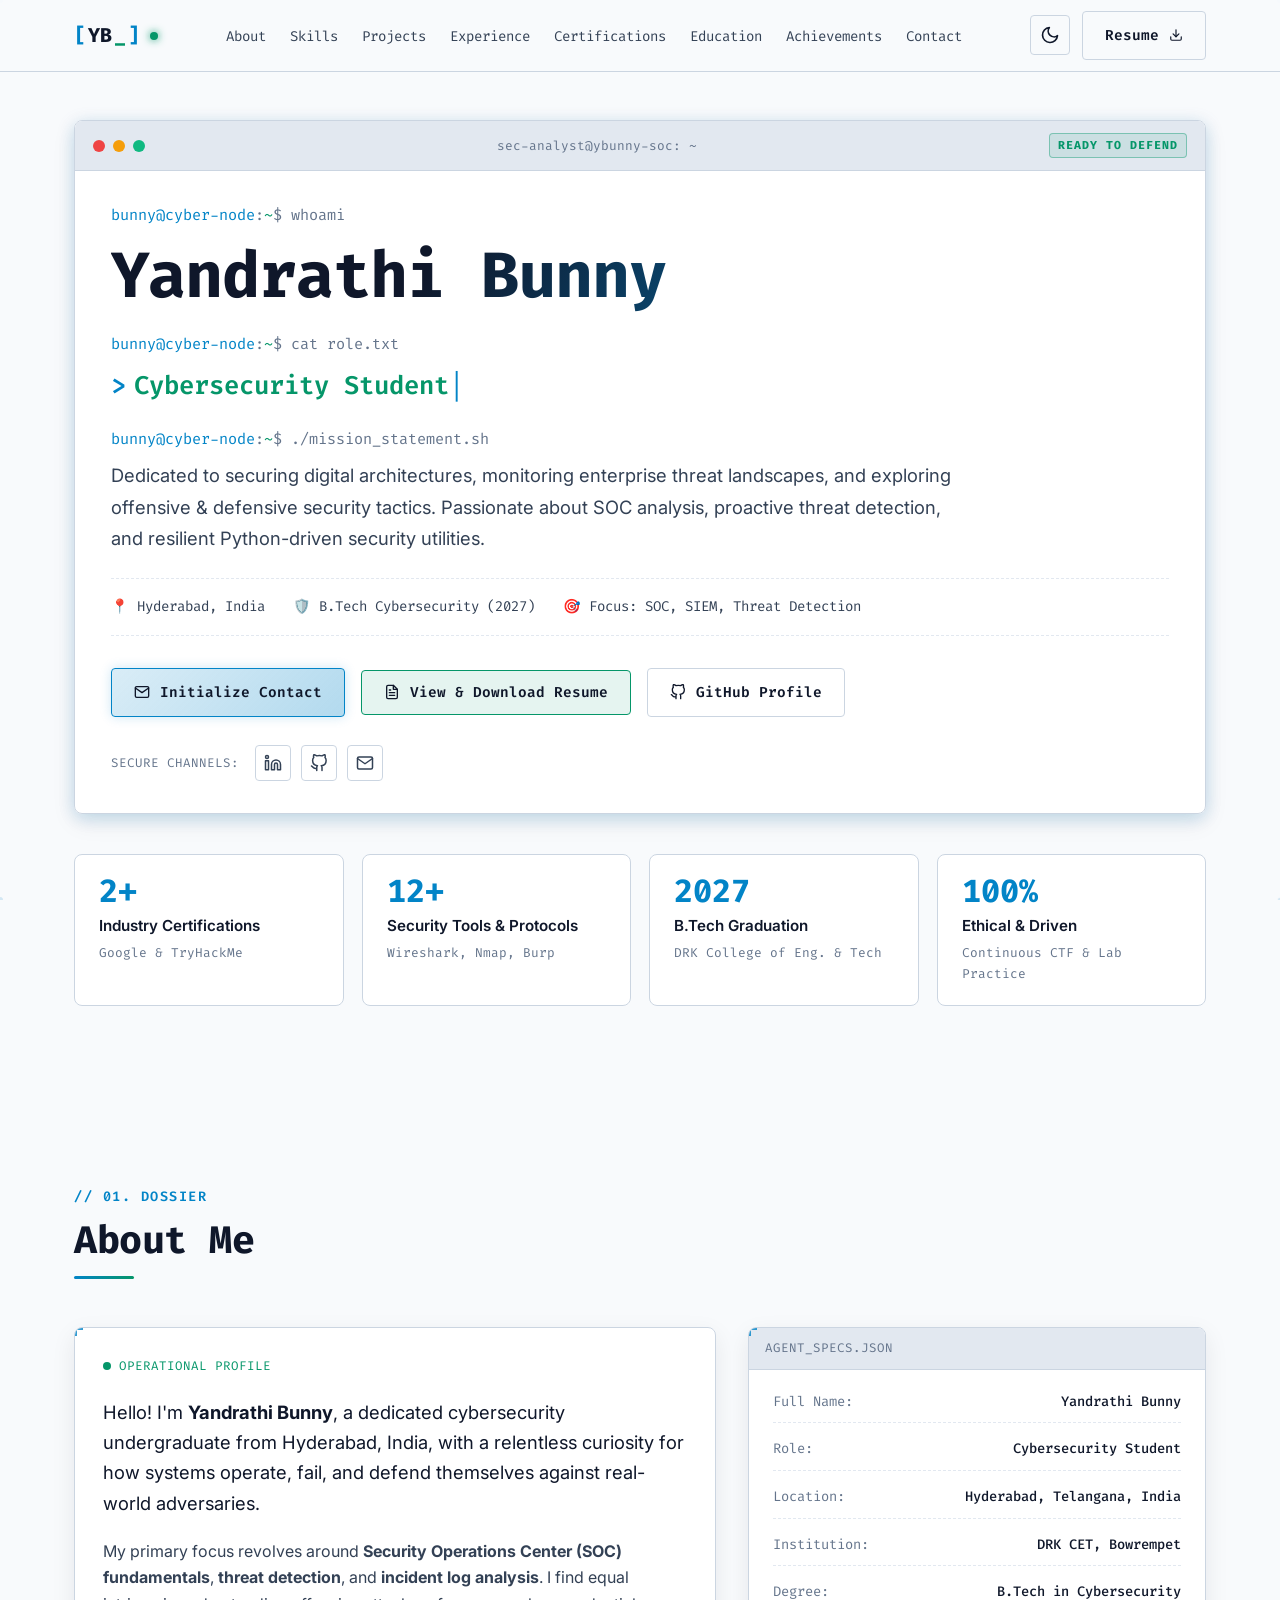
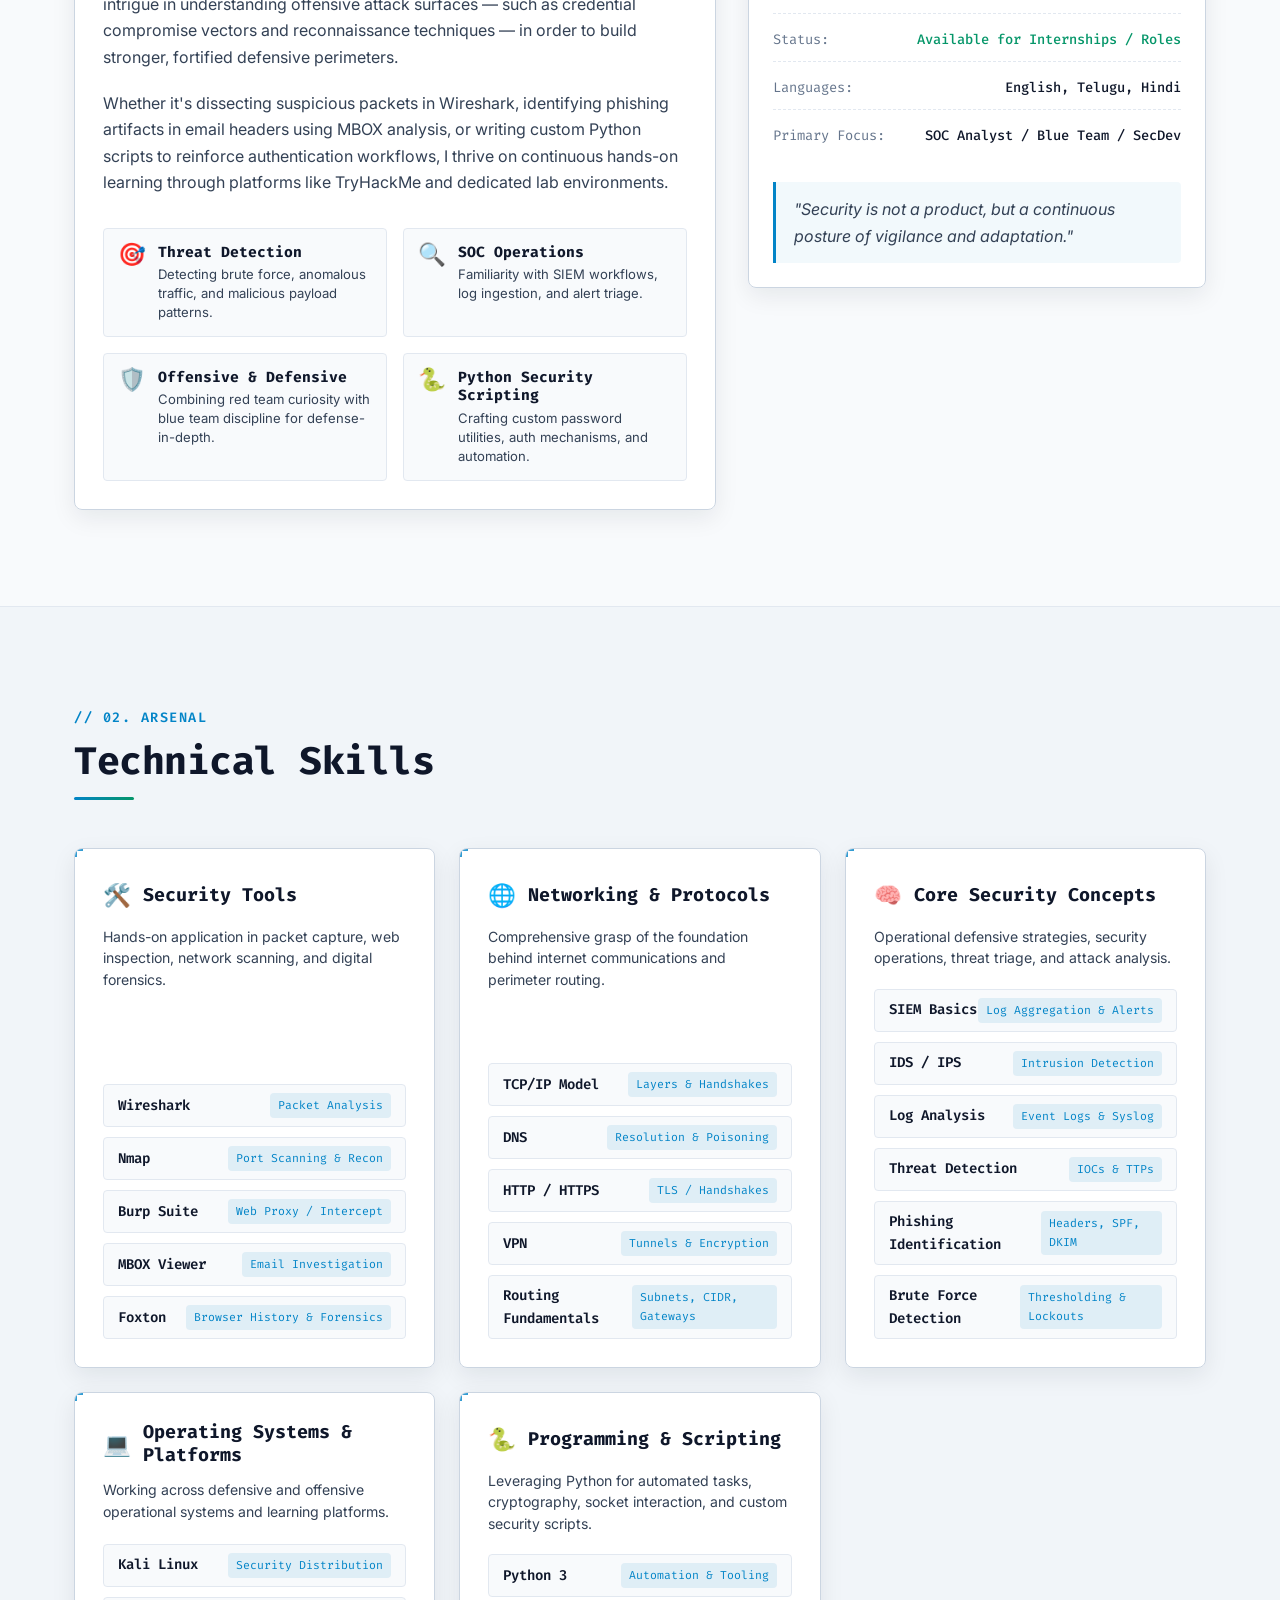
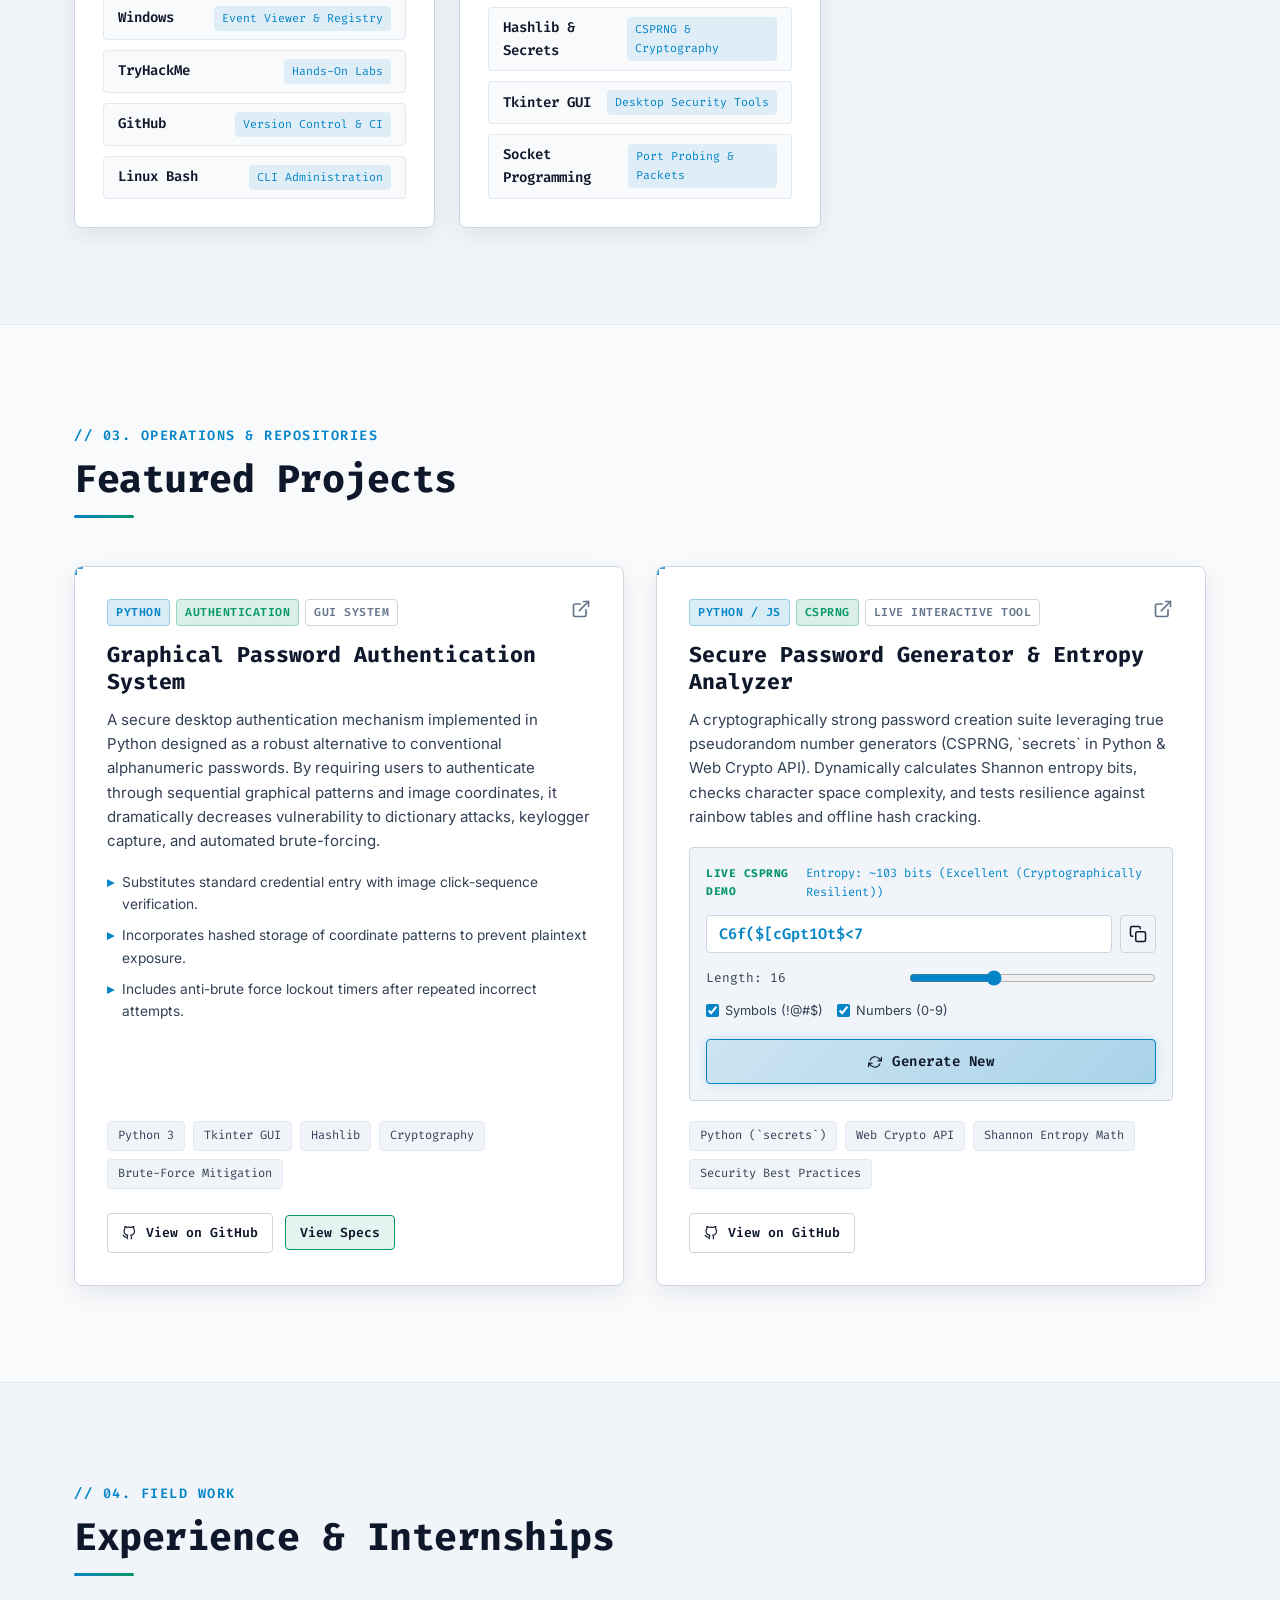
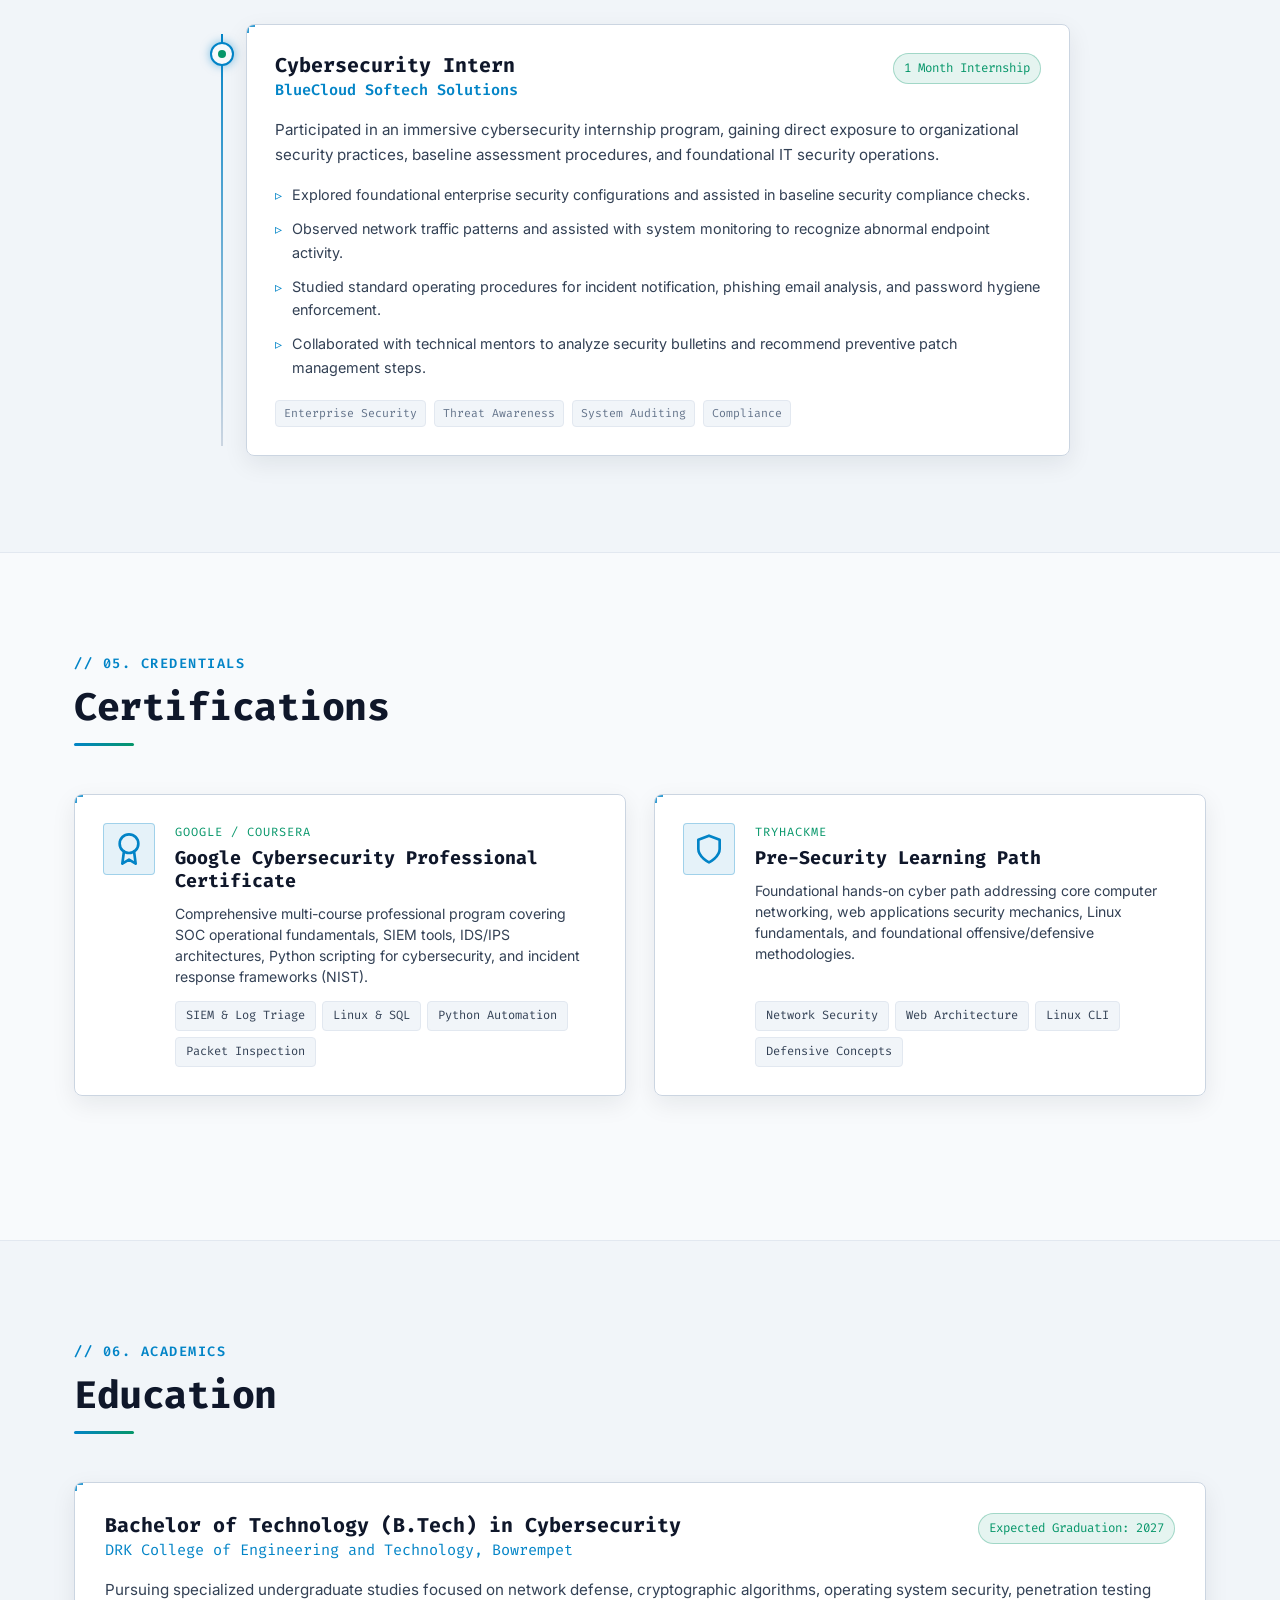
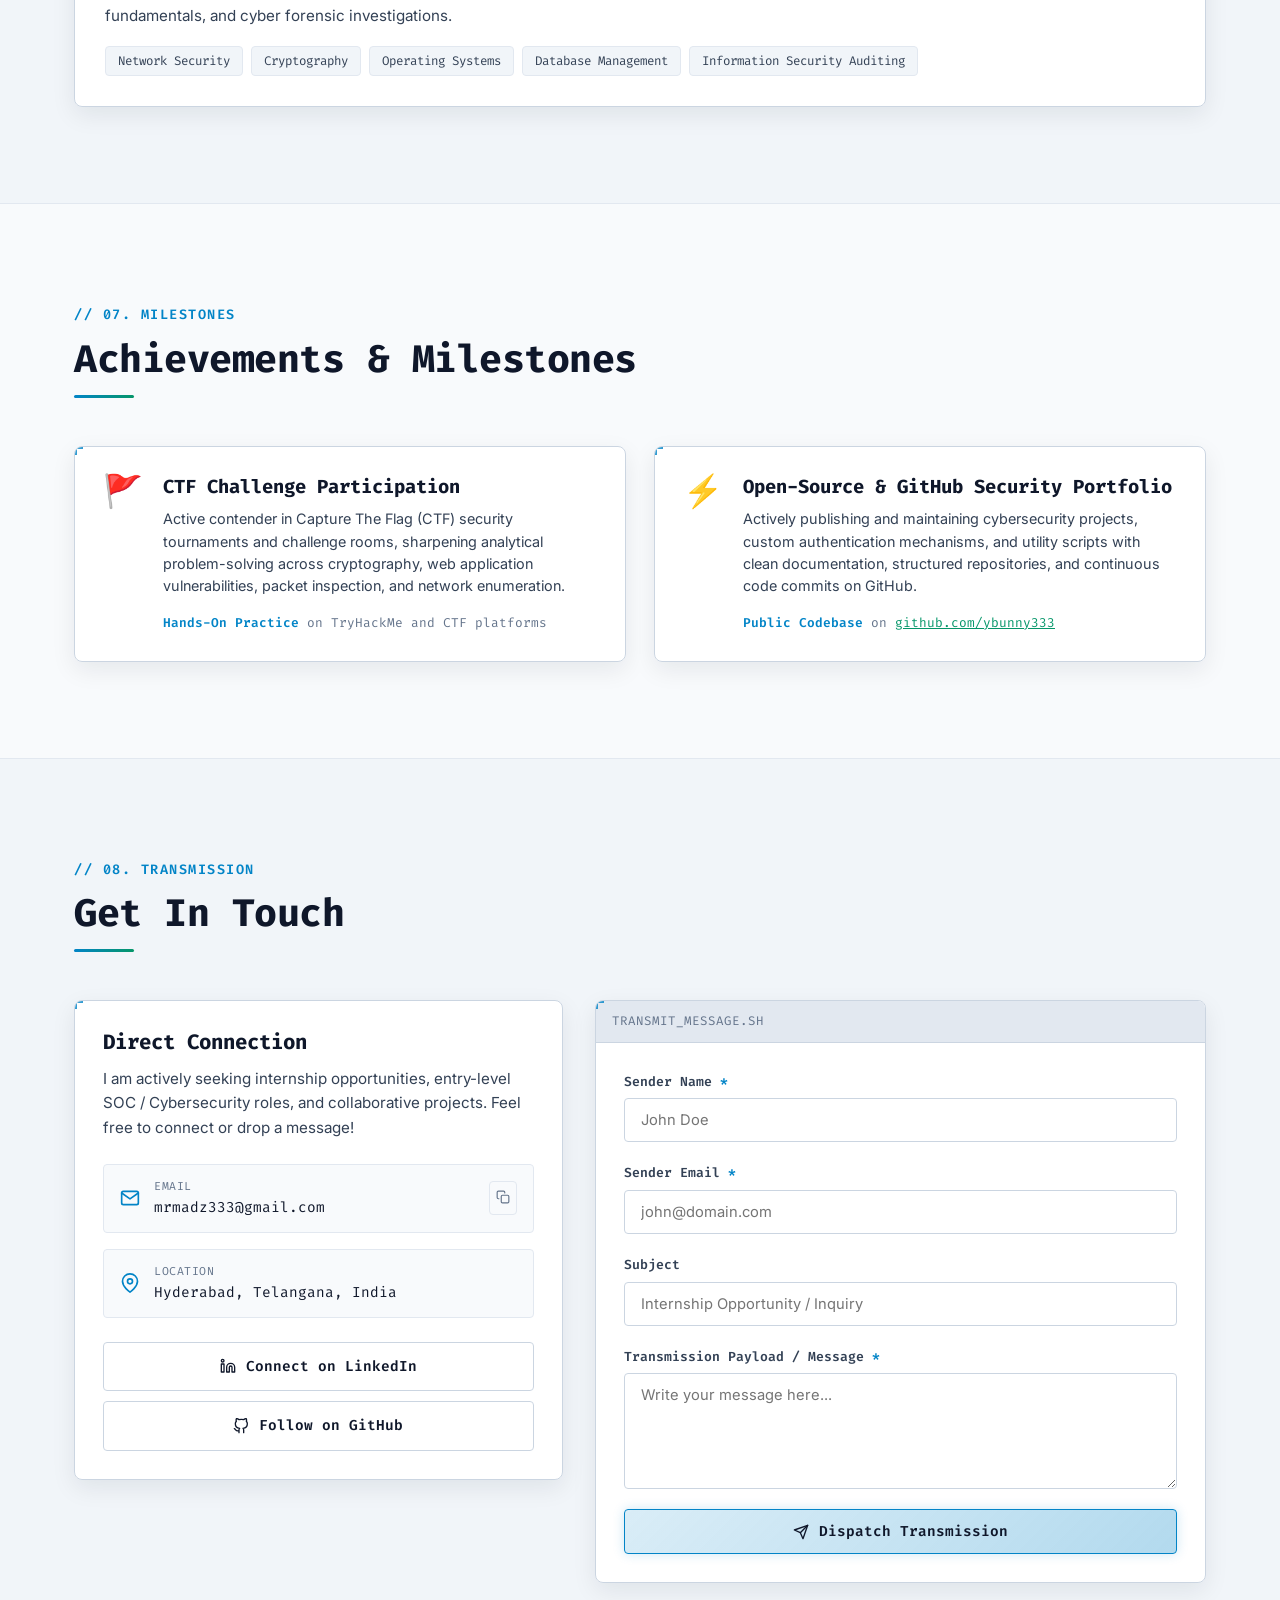
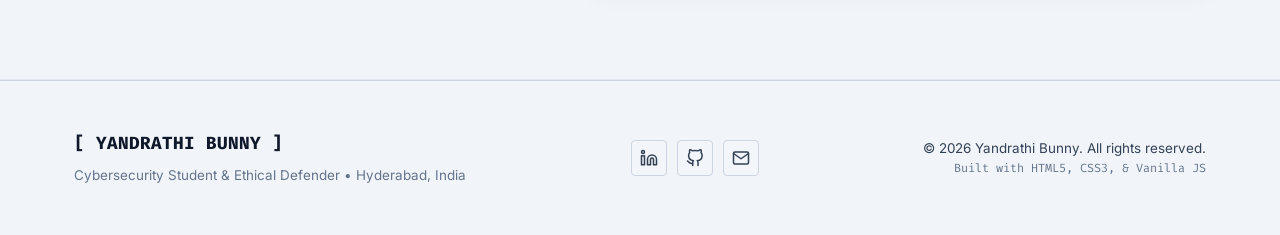
<file: index.html>
<!DOCTYPE html>
<html lang="en" data-theme="dark">
<head>
  <meta charset="UTF-8">
  <meta name="viewport" content="width=device-width, initial-scale=1.0">
  <meta name="color-scheme" content="dark light">
  <meta name="description" content="Portfolio of Yandrathi Bunny - Cybersecurity Student & Offensive/Defensive Security Enthusiast based in Hyderabad, India.">
  <meta name="keywords" content="Yandrathi Bunny, Cybersecurity, SOC Analyst, Network Security, Python, Penetration Testing, Threat Detection">
  <meta name="author" content="Yandrathi Bunny">
  
  <!-- OpenGraph / Social Meta -->
  <meta property="og:title" content="Yandrathi Bunny | Cybersecurity Portfolio">
  <meta property="og:description" content="Cybersecurity Student | Offensive & Defensive Security Enthusiast | Hyderabad, India">
  <meta property="og:type" content="website">

  <title>Yandrathi Bunny | Cybersecurity Portfolio</title>

  <!-- Prevent Theme Flash -->
  <script>
    (function() {
      const savedTheme = localStorage.getItem("theme");
      const prefersDark = window.matchMedia("(prefers-color-scheme: dark)").matches;
      const theme = savedTheme || (prefersDark ? "dark" : "light");
      document.documentElement.setAttribute("data-theme", theme);
    })();
  </script>

  <!-- Google Fonts -->
  <link rel="preconnect" href="https://fonts.googleapis.com">
  <link rel="preconnect" href="https://fonts.gstatic.com" crossorigin>
  <link href="https://fonts.googleapis.com/css2?family=Fira+Code:wght@400;500;600;700&family=Inter:wght@300;400;500;600;700;800&display=swap" rel="stylesheet">

  <link rel="stylesheet" href="style.css">
</head>
<body>
  <!-- Cyber Background Canvas -->
  <canvas id="cyber-canvas" aria-hidden="true"></canvas>

  <!-- Sticky Navbar -->
  <header class="navbar-wrapper" id="header">
    <nav class="navbar container" aria-label="Main Navigation">
      <a href="#hero" class="nav-brand" aria-label="Back to top">
        <span class="brand-bracket">[</span>
        <span class="brand-name">YB</span>
        <span class="brand-cursor">_</span>
        <span class="brand-bracket">]</span>
        <span class="brand-status" title="Status: Online & Ready"></span>
      </a>

      <!-- Desktop Navigation Links -->
      <ul class="nav-links" id="nav-menu">
        <li><a href="#about" class="nav-link">About</a></li>
        <li><a href="#skills" class="nav-link">Skills</a></li>
        <li><a href="#projects" class="nav-link">Projects</a></li>
        <li><a href="#experience" class="nav-link">Experience</a></li>
        <li><a href="#certifications" class="nav-link">Certifications</a></li>
        <li><a href="#education" class="nav-link">Education</a></li>
        <li><a href="#achievements" class="nav-link">Achievements</a></li>
        <li><a href="#contact" class="nav-link">Contact</a></li>
      </ul>

      <div class="nav-actions">
        <!-- Theme Toggle -->
        <button id="theme-toggle" class="icon-btn theme-toggle-btn" aria-label="Toggle light or dark theme" title="Toggle theme">
          <svg class="theme-icon sun-icon" xmlns="http://www.w3.org/2000/svg" width="20" height="20" viewBox="0 0 24 24" fill="none" stroke="currentColor" stroke-width="2" stroke-linecap="round" stroke-linejoin="round">
            <circle cx="12" cy="12" r="5"></circle>
            <line x1="12" y1="1" x2="12" y2="3"></line>
            <line x1="12" y1="21" x2="12" y2="23"></line>
            <line x1="4.22" y1="4.22" x2="5.64" y2="5.64"></line>
            <line x1="18.36" y1="18.36" x2="19.78" y2="19.78"></line>
            <line x1="1" y1="12" x2="3" y2="12"></line>
            <line x1="21" y1="12" x2="23" y2="12"></line>
            <line x1="4.22" y1="19.78" x2="5.64" y2="18.36"></line>
            <line x1="18.36" y1="5.64" x2="19.78" y2="4.22"></line>
          </svg>
          <svg class="theme-icon moon-icon" xmlns="http://www.w3.org/2000/svg" width="20" height="20" viewBox="0 0 24 24" fill="none" stroke="currentColor" stroke-width="2" stroke-linecap="round" stroke-linejoin="round">
            <path d="M21 12.79A9 9 0 1 1 11.21 3 7 7 0 0 0 21 12.79z"></path>
          </svg>
        </button>

        <!-- Quick Resume Link -->
        <a href="#resume-modal" class="btn btn-outline-cyber btn-nav-cta" id="quick-resume-btn">
          <span>Resume</span>
          <svg xmlns="http://www.w3.org/2000/svg" width="14" height="14" viewBox="0 0 24 24" fill="none" stroke="currentColor" stroke-width="2" stroke-linecap="round" stroke-linejoin="round"><path d="M21 15v4a2 2 0 0 1-2 2H5a2 2 0 0 1-2-2v-4"></path><polyline points="7 10 12 15 17 10"></polyline><line x1="12" y1="15" x2="12" y2="3"></line></svg>
        </a>

        <!-- Mobile Menu Toggle Button -->
        <button id="mobile-toggle" class="icon-btn mobile-menu-btn" aria-label="Toggle navigation menu" aria-expanded="false" aria-controls="nav-menu">
          <span class="hamburger-bar"></span>
          <span class="hamburger-bar"></span>
          <span class="hamburger-bar"></span>
        </button>
      </div>
    </nav>
  </header>

  <main>
    <!-- HERO SECTION -->
    <section id="hero" class="hero-section">
      <div class="container hero-container">
        
        <!-- Terminal Window Mockup -->
        <div class="hero-terminal">
          <div class="terminal-header">
            <div class="terminal-dots">
              <span class="dot dot-red"></span>
              <span class="dot dot-yellow"></span>
              <span class="dot dot-green"></span>
            </div>
            <div class="terminal-title">sec-analyst@ybunny-soc: ~</div>
            <div class="terminal-badge">READY TO DEFEND</div>
          </div>
          <div class="terminal-body">
            <p class="terminal-line"><span class="prompt-host">bunny@cyber-node</span>:<span class="prompt-path">~</span>$ whoami</p>
            <h1 class="hero-name">Yandrathi Bunny</h1>
            
            <p class="terminal-line"><span class="prompt-host">bunny@cyber-node</span>:<span class="prompt-path">~</span>$ cat role.txt</p>
            <div class="typewriter-container">
              <span class="typewriter-prefix">> </span>
              <span id="typewriter-text" class="typewriter-text"></span>
              <span class="typewriter-cursor">|</span>
            </div>

            <p class="terminal-line"><span class="prompt-host">bunny@cyber-node</span>:<span class="prompt-path">~</span>$ ./mission_statement.sh</p>
            <p class="hero-tagline">
              Dedicated to securing digital architectures, monitoring enterprise threat landscapes, and exploring offensive & defensive security tactics. Passionate about SOC analysis, proactive threat detection, and resilient Python-driven security utilities.
            </p>

            <div class="hero-meta-grid">
              <div class="meta-item">
                <span class="meta-icon">📍</span>
                <span class="meta-text">Hyderabad, India</span>
              </div>
              <div class="meta-item">
                <span class="meta-icon">🛡️</span>
                <span class="meta-text">B.Tech Cybersecurity (2027)</span>
              </div>
              <div class="meta-item">
                <span class="meta-icon">🎯</span>
                <span class="meta-text">Focus: SOC, SIEM, Threat Detection</span>
              </div>
            </div>

            <!-- CTAs -->
            <div class="hero-cta-group">
              <a href="#contact" class="btn btn-primary-cyber">
                <svg xmlns="http://www.w3.org/2000/svg" width="16" height="16" viewBox="0 0 24 24" fill="none" stroke="currentColor" stroke-width="2" stroke-linecap="round" stroke-linejoin="round"><path d="M4 4h16c1.1 0 2 .9 2 2v12c0 1.1-.9 2-2 2H4c-1.1 0-2-.9-2-2V6c0-1.1.9-2 2-2z"></path><polyline points="22,6 12,13 2,6"></polyline></svg>
                <span>Initialize Contact</span>
              </a>
              <button class="btn btn-secondary-cyber" id="open-resume-btn">
                <svg xmlns="http://www.w3.org/2000/svg" width="16" height="16" viewBox="0 0 24 24" fill="none" stroke="currentColor" stroke-width="2" stroke-linecap="round" stroke-linejoin="round"><path d="M14 2H6a2 2 0 0 0-2 2v16a2 2 0 0 0 2 2h12a2 2 0 0 0 2-2V8z"></path><polyline points="14 2 14 8 20 8"></polyline><line x1="16" y1="13" x2="8" y2="13"></line><line x1="16" y1="17" x2="8" y2="17"></line><polyline points="10 9 9 9 8 9"></polyline></svg>
                <span>View & Download Resume</span>
              </button>
              <a href="https://github.com/ybunny333" target="_blank" rel="noopener noreferrer" class="btn btn-outline-cyber">
                <svg xmlns="http://www.w3.org/2000/svg" width="16" height="16" viewBox="0 0 24 24" fill="none" stroke="currentColor" stroke-width="2" stroke-linecap="round" stroke-linejoin="round"><path d="M9 19c-5 1.5-5-2.5-7-3m14 6v-3.87a3.37 3.37 0 0 0-.94-2.61c3.14-.35 6.44-1.54 6.44-7A5.44 5.44 0 0 0 20 4.77 5.07 5.07 0 0 0 19.91 1S18.73.65 16 2.48a13.38 13.38 0 0 0-7 0C6.27.65 5.09 1 5.09 1A5.07 5.07 0 0 0 5 4.77a5.44 5.44 0 0 0-1.5 3.78c0 5.42 3.3 6.61 6.44 7A3.37 3.37 0 0 0 9 18.13V22"></path></svg>
                <span>GitHub Profile</span>
              </a>
            </div>

            <!-- Social Links Quick Bar -->
            <div class="hero-socials">
              <span class="social-label">SECURE CHANNELS:</span>
              <div class="social-links-row">
                <a href="https://www.linkedin.com/in/yandrathi-bunny-830639328/" target="_blank" rel="noopener noreferrer" class="social-icon" aria-label="LinkedIn Profile" title="LinkedIn Profile">
                  <svg xmlns="http://www.w3.org/2000/svg" width="18" height="18" viewBox="0 0 24 24" fill="none" stroke="currentColor" stroke-width="2" stroke-linecap="round" stroke-linejoin="round"><path d="M16 8a6 6 0 0 1 6 6v7h-4v-7a2 2 0 0 0-2-2 2 2 0 0 0-2 2v7h-4v-7a6 6 0 0 1 6-6z"></path><rect x="2" y="9" width="4" height="12"></rect><circle cx="4" cy="4" r="2"></circle></svg>
                </a>
                <a href="https://github.com/ybunny333" target="_blank" rel="noopener noreferrer" class="social-icon" aria-label="GitHub Profile" title="GitHub Profile">
                  <svg xmlns="http://www.w3.org/2000/svg" width="18" height="18" viewBox="0 0 24 24" fill="none" stroke="currentColor" stroke-width="2" stroke-linecap="round" stroke-linejoin="round"><path d="M9 19c-5 1.5-5-2.5-7-3m14 6v-3.87a3.37 3.37 0 0 0-.94-2.61c3.14-.35 6.44-1.54 6.44-7A5.44 5.44 0 0 0 20 4.77 5.07 5.07 0 0 0 19.91 1S18.73.65 16 2.48a13.38 13.38 0 0 0-7 0C6.27.65 5.09 1 5.09 1A5.07 5.07 0 0 0 5 4.77a5.44 5.44 0 0 0-1.5 3.78c0 5.42 3.3 6.61 6.44 7A3.37 3.37 0 0 0 9 18.13V22"></path></svg>
                </a>
                <a href="mailto:mrmadz333@gmail.com" class="social-icon" aria-label="Direct Email" title="Send Email">
                  <svg xmlns="http://www.w3.org/2000/svg" width="18" height="18" viewBox="0 0 24 24" fill="none" stroke="currentColor" stroke-width="2" stroke-linecap="round" stroke-linejoin="round"><path d="M4 4h16c1.1 0 2 .9 2 2v12c0 1.1-.9 2-2 2H4c-1.1 0-2-.9-2-2V6c0-1.1.9-2 2-2z"></path><polyline points="22,6 12,13 2,6"></polyline></svg>
                </a>
              </div>
            </div>

          </div>
        </div>

        <!-- Telemetry Stats Highlights -->
        <div class="telemetry-bar">
          <div class="stat-card">
            <div class="stat-value">2+</div>
            <div class="stat-label">Industry Certifications</div>
            <div class="stat-detail">Google & TryHackMe</div>
          </div>
          <div class="stat-card">
            <div class="stat-value">12+</div>
            <div class="stat-label">Security Tools & Protocols</div>
            <div class="stat-detail">Wireshark, Nmap, Burp</div>
          </div>
          <div class="stat-card">
            <div class="stat-value">2027</div>
            <div class="stat-label">B.Tech Graduation</div>
            <div class="stat-detail">DRK College of Eng. & Tech</div>
          </div>
          <div class="stat-card">
            <div class="stat-value">100%</div>
            <div class="stat-label">Ethical & Driven</div>
            <div class="stat-detail">Continuous CTF & Lab Practice</div>
          </div>
        </div>

      </div>
    </section>

    <!-- ABOUT ME SECTION -->
    <section id="about" class="section">
      <div class="container">
        <div class="section-header">
          <span class="section-tag">// 01. DOSSIER</span>
          <h2 class="section-title">About Me</h2>
          <div class="section-line"></div>
        </div>

        <div class="about-grid">
          <div class="about-text-column">
            <div class="cyber-card about-card">
              <div class="card-status-strip">
                <span class="pulse-indicator"></span>
                <span>OPERATIONAL PROFILE</span>
              </div>
              <p class="about-lead">
                Hello! I'm <strong>Yandrathi Bunny</strong>, a dedicated cybersecurity undergraduate from Hyderabad, India, with a relentless curiosity for how systems operate, fail, and defend themselves against real-world adversaries.
              </p>
              <p>
                My primary focus revolves around <strong>Security Operations Center (SOC) fundamentals</strong>, <strong>threat detection</strong>, and <strong>incident log analysis</strong>. I find equal intrigue in understanding offensive attack surfaces — such as credential compromise vectors and reconnaissance techniques — in order to build stronger, fortified defensive perimeters.
              </p>
              <p>
                Whether it's dissecting suspicious packets in Wireshark, identifying phishing artifacts in email headers using MBOX analysis, or writing custom Python scripts to reinforce authentication workflows, I thrive on continuous hands-on learning through platforms like TryHackMe and dedicated lab environments.
              </p>

              <div class="about-highlights-grid">
                <div class="highlight-item">
                  <div class="highlight-icon">🎯</div>
                  <div class="highlight-info">
                    <h4>Threat Detection</h4>
                    <p>Detecting brute force, anomalous traffic, and malicious payload patterns.</p>
                  </div>
                </div>
                <div class="highlight-item">
                  <div class="highlight-icon">🔍</div>
                  <div class="highlight-info">
                    <h4>SOC Operations</h4>
                    <p>Familiarity with SIEM workflows, log ingestion, and alert triage.</p>
                  </div>
                </div>
                <div class="highlight-item">
                  <div class="highlight-icon">🛡️</div>
                  <div class="highlight-info">
                    <h4>Offensive & Defensive</h4>
                    <p>Combining red team curiosity with blue team discipline for defense-in-depth.</p>
                  </div>
                </div>
                <div class="highlight-item">
                  <div class="highlight-icon">🐍</div>
                  <div class="highlight-info">
                    <h4>Python Security Scripting</h4>
                    <p>Crafting custom password utilities, auth mechanisms, and automation.</p>
                  </div>
                </div>
              </div>
            </div>
          </div>

          <div class="about-sidebar-column">
            <!-- System Specs Card -->
            <div class="cyber-card specs-card">
              <div class="terminal-mini-bar">
                <span class="mini-title">AGENT_SPECS.JSON</span>
              </div>
              <div class="specs-content">
                <div class="spec-row">
                  <span class="spec-key">Full Name:</span>
                  <span class="spec-val">Yandrathi Bunny</span>
                </div>
                <div class="spec-row">
                  <span class="spec-key">Role:</span>
                  <span class="spec-val">Cybersecurity Student</span>
                </div>
                <div class="spec-row">
                  <span class="spec-key">Location:</span>
                  <span class="spec-val">Hyderabad, Telangana, India</span>
                </div>
                <div class="spec-row">
                  <span class="spec-key">Institution:</span>
                  <span class="spec-val">DRK CET, Bowrempet</span>
                </div>
                <div class="spec-row">
                  <span class="spec-key">Degree:</span>
                  <span class="spec-val">B.Tech in Cybersecurity</span>
                </div>
                <div class="spec-row">
                  <span class="spec-key">Status:</span>
                  <span class="spec-val status-online">Available for Internships / Roles</span>
                </div>
                <div class="spec-row">
                  <span class="spec-key">Languages:</span>
                  <span class="spec-val">English, Telugu, Hindi</span>
                </div>
                <div class="spec-row">
                  <span class="spec-key">Primary Focus:</span>
                  <span class="spec-val">SOC Analyst / Blue Team / SecDev</span>
                </div>
              </div>

              <div class="security-quote">
                <p>"Security is not a product, but a continuous posture of vigilance and adaptation."</p>
              </div>
            </div>
          </div>
        </div>
      </div>
    </section>

    <!-- TECHNICAL SKILLS SECTION -->
    <section id="skills" class="section bg-alt">
      <div class="container">
        <div class="section-header">
          <span class="section-tag">// 02. ARSENAL</span>
          <h2 class="section-title">Technical Skills</h2>
          <div class="section-line"></div>
        </div>

        <div class="skills-grid">
          
          <!-- Category 1: Security Tools -->
          <div class="cyber-card skill-card" data-category="tools">
            <div class="skill-category-header">
              <div class="skill-cat-icon">🛠️</div>
              <h3 class="skill-cat-title">Security Tools</h3>
            </div>
            <p class="skill-cat-desc">Hands-on application in packet capture, web inspection, network scanning, and digital forensics.</p>
            <div class="skill-tags">
              <div class="skill-tag-pill">
                <span class="tag-name">Wireshark</span>
                <span class="tag-badge">Packet Analysis</span>
              </div>
              <div class="skill-tag-pill">
                <span class="tag-name">Nmap</span>
                <span class="tag-badge">Port Scanning & Recon</span>
              </div>
              <div class="skill-tag-pill">
                <span class="tag-name">Burp Suite</span>
                <span class="tag-badge">Web Proxy / Intercept</span>
              </div>
              <div class="skill-tag-pill">
                <span class="tag-name">MBOX Viewer</span>
                <span class="tag-badge">Email Investigation</span>
              </div>
              <div class="skill-tag-pill">
                <span class="tag-name">Foxton</span>
                <span class="tag-badge">Browser History & Forensics</span>
              </div>
            </div>
          </div>

          <!-- Category 2: Networking -->
          <div class="cyber-card skill-card" data-category="networking">
            <div class="skill-category-header">
              <div class="skill-cat-icon">🌐</div>
              <h3 class="skill-cat-title">Networking & Protocols</h3>
            </div>
            <p class="skill-cat-desc">Comprehensive grasp of the foundation behind internet communications and perimeter routing.</p>
            <div class="skill-tags">
              <div class="skill-tag-pill">
                <span class="tag-name">TCP/IP Model</span>
                <span class="tag-badge">Layers & Handshakes</span>
              </div>
              <div class="skill-tag-pill">
                <span class="tag-name">DNS</span>
                <span class="tag-badge">Resolution & Poisoning</span>
              </div>
              <div class="skill-tag-pill">
                <span class="tag-name">HTTP / HTTPS</span>
                <span class="tag-badge">TLS / Handshakes</span>
              </div>
              <div class="skill-tag-pill">
                <span class="tag-name">VPN</span>
                <span class="tag-badge">Tunnels & Encryption</span>
              </div>
              <div class="skill-tag-pill">
                <span class="tag-name">Routing Fundamentals</span>
                <span class="tag-badge">Subnets, CIDR, Gateways</span>
              </div>
            </div>
          </div>

          <!-- Category 3: Security Concepts & Operations -->
          <div class="cyber-card skill-card" data-category="concepts">
            <div class="skill-category-header">
              <div class="skill-cat-icon">🧠</div>
              <h3 class="skill-cat-title">Core Security Concepts</h3>
            </div>
            <p class="skill-cat-desc">Operational defensive strategies, security operations, threat triage, and attack analysis.</p>
            <div class="skill-tags">
              <div class="skill-tag-pill">
                <span class="tag-name">SIEM Basics</span>
                <span class="tag-badge">Log Aggregation & Alerts</span>
              </div>
              <div class="skill-tag-pill">
                <span class="tag-name">IDS / IPS</span>
                <span class="tag-badge">Intrusion Detection</span>
              </div>
              <div class="skill-tag-pill">
                <span class="tag-name">Log Analysis</span>
                <span class="tag-badge">Event Logs & Syslog</span>
              </div>
              <div class="skill-tag-pill">
                <span class="tag-name">Threat Detection</span>
                <span class="tag-badge">IOCs & TTPs</span>
              </div>
              <div class="skill-tag-pill">
                <span class="tag-name">Phishing Identification</span>
                <span class="tag-badge">Headers, SPF, DKIM</span>
              </div>
              <div class="skill-tag-pill">
                <span class="tag-name">Brute Force Detection</span>
                <span class="tag-badge">Thresholding & Lockouts</span>
              </div>
            </div>
          </div>

          <!-- Category 4: Operating Systems & Environments -->
          <div class="cyber-card skill-card" data-category="systems">
            <div class="skill-category-header">
              <div class="skill-cat-icon">💻</div>
              <h3 class="skill-cat-title">Operating Systems & Platforms</h3>
            </div>
            <p class="skill-cat-desc">Working across defensive and offensive operational systems and learning platforms.</p>
            <div class="skill-tags">
              <div class="skill-tag-pill">
                <span class="tag-name">Kali Linux</span>
                <span class="tag-badge">Security Distribution</span>
              </div>
              <div class="skill-tag-pill">
                <span class="tag-name">Windows</span>
                <span class="tag-badge">Event Viewer & Registry</span>
              </div>
              <div class="skill-tag-pill">
                <span class="tag-name">TryHackMe</span>
                <span class="tag-badge">Hands-On Labs</span>
              </div>
              <div class="skill-tag-pill">
                <span class="tag-name">GitHub</span>
                <span class="tag-badge">Version Control & CI</span>
              </div>
              <div class="skill-tag-pill">
                <span class="tag-name">Linux Bash</span>
                <span class="tag-badge">CLI Administration</span>
              </div>
            </div>
          </div>

          <!-- Category 5: Programming & Automation -->
          <div class="cyber-card skill-card" data-category="systems">
            <div class="skill-category-header">
              <div class="skill-cat-icon">🐍</div>
              <h3 class="skill-cat-title">Programming & Scripting</h3>
            </div>
            <p class="skill-cat-desc">Leveraging Python for automated tasks, cryptography, socket interaction, and custom security scripts.</p>
            <div class="skill-tags">
              <div class="skill-tag-pill">
                <span class="tag-name">Python 3</span>
                <span class="tag-badge">Automation & Tooling</span>
              </div>
              <div class="skill-tag-pill">
                <span class="tag-name">Hashlib & Secrets</span>
                <span class="tag-badge">CSPRNG & Cryptography</span>
              </div>
              <div class="skill-tag-pill">
                <span class="tag-name">Tkinter GUI</span>
                <span class="tag-badge">Desktop Security Tools</span>
              </div>
              <div class="skill-tag-pill">
                <span class="tag-name">Socket Programming</span>
                <span class="tag-badge">Port Probing & Packets</span>
              </div>
            </div>
          </div>

        </div>
      </div>
    </section>

    <!-- PROJECTS SECTION -->
    <section id="projects" class="section">
      <div class="container">
        <div class="section-header">
          <span class="section-tag">// 03. OPERATIONS & REPOSITORIES</span>
          <h2 class="section-title">Featured Projects</h2>
          <div class="section-line"></div>
        </div>

        <div class="projects-grid">
          
          <!-- Project 1: Graphical Password Authentication System -->
          <article class="cyber-card project-card">
            <div class="project-header">
              <div class="project-badges">
                <span class="badge badge-accent">Python</span>
                <span class="badge badge-sec">Authentication</span>
                <span class="badge badge-outline">GUI System</span>
              </div>
              <a href="https://github.com/ybunny333" target="_blank" rel="noopener noreferrer" class="project-external-link" aria-label="View Graphical Password Authentication System on GitHub" title="View on GitHub">
                <svg xmlns="http://www.w3.org/2000/svg" width="20" height="20" viewBox="0 0 24 24" fill="none" stroke="currentColor" stroke-width="2" stroke-linecap="round" stroke-linejoin="round"><path d="M18 13v6a2 2 0 0 1-2 2H5a2 2 0 0 1-2-2V8a2 2 0 0 1 2-2h6"></path><polyline points="15 3 21 3 21 9"></polyline><line x1="10" y1="14" x2="21" y2="3"></line></svg>
              </a>
            </div>

            <h3 class="project-title">Graphical Password Authentication System</h3>
            <p class="project-description">
              A secure desktop authentication mechanism implemented in Python designed as a robust alternative to conventional alphanumeric passwords. By requiring users to authenticate through sequential graphical patterns and image coordinates, it dramatically decreases vulnerability to dictionary attacks, keylogger capture, and automated brute-forcing.
            </p>

            <div class="project-highlights">
              <div class="highlight-bullet">
                <span class="bullet-arrow">▸</span>
                <span>Substitutes standard credential entry with image click-sequence verification.</span>
              </div>
              <div class="highlight-bullet">
                <span class="bullet-arrow">▸</span>
                <span>Incorporates hashed storage of coordinate patterns to prevent plaintext exposure.</span>
              </div>
              <div class="highlight-bullet">
                <span class="bullet-arrow">▸</span>
                <span>Includes anti-brute force lockout timers after repeated incorrect attempts.</span>
              </div>
            </div>

            <div class="project-tech-stack">
              <span class="tech-chip">Python 3</span>
              <span class="tech-chip">Tkinter GUI</span>
              <span class="tech-chip">Hashlib</span>
              <span class="tech-chip">Cryptography</span>
              <span class="tech-chip">Brute-Force Mitigation</span>
            </div>

            <div class="project-actions">
              <a href="https://github.com/ybunny333" target="_blank" rel="noopener noreferrer" class="btn btn-outline-cyber btn-sm">
                <svg xmlns="http://www.w3.org/2000/svg" width="14" height="14" viewBox="0 0 24 24" fill="none" stroke="currentColor" stroke-width="2" stroke-linecap="round" stroke-linejoin="round"><path d="M9 19c-5 1.5-5-2.5-7-3m14 6v-3.87a3.37 3.37 0 0 0-.94-2.61c3.14-.35 6.44-1.54 6.44-7A5.44 5.44 0 0 0 20 4.77 5.07 5.07 0 0 0 19.91 1S18.73.65 16 2.48a13.38 13.38 0 0 0-7 0C6.27.65 5.09 1 5.09 1A5.07 5.07 0 0 0 5 4.77a5.44 5.44 0 0 0-1.5 3.78c0 5.42 3.3 6.61 6.44 7A3.37 3.37 0 0 0 9 18.13V22"></path></svg>
                <span>View on GitHub</span>
              </a>
              <button class="btn btn-secondary-cyber btn-sm open-details-btn" data-modal="graphical-auth">
                <span>View Specs</span>
              </button>
            </div>
          </article>

          <!-- Project 2: Secure Password Generator (with Interactive Live Generator!) -->
          <article class="cyber-card project-card">
            <div class="project-header">
              <div class="project-badges">
                <span class="badge badge-accent">Python / JS</span>
                <span class="badge badge-sec">CSPRNG</span>
                <span class="badge badge-outline">Live Interactive Tool</span>
              </div>
              <a href="https://github.com/ybunny333" target="_blank" rel="noopener noreferrer" class="project-external-link" aria-label="View Secure Password Generator on GitHub" title="View on GitHub">
                <svg xmlns="http://www.w3.org/2000/svg" width="20" height="20" viewBox="0 0 24 24" fill="none" stroke="currentColor" stroke-width="2" stroke-linecap="round" stroke-linejoin="round"><path d="M18 13v6a2 2 0 0 1-2 2H5a2 2 0 0 1-2-2V8a2 2 0 0 1 2-2h6"></path><polyline points="15 3 21 3 21 9"></polyline><line x1="10" y1="14" x2="21" y2="3"></line></svg>
              </a>
            </div>

            <h3 class="project-title">Secure Password Generator & Entropy Analyzer</h3>
            <p class="project-description">
              A cryptographically strong password creation suite leveraging true pseudorandom number generators (CSPRNG, `secrets` in Python & Web Crypto API). Dynamically calculates Shannon entropy bits, checks character space complexity, and tests resilience against rainbow tables and offline hash cracking.
            </p>

            <!-- Embedded Interactive Live Generator Widget -->
            <div class="live-generator-widget">
              <div class="widget-title-bar">
                <span class="widget-badge">LIVE CSPRNG DEMO</span>
                <span class="entropy-label" id="entropy-display">Entropy: ~104 bits (Excellent)</span>
              </div>

              <div class="output-row">
                <input type="text" id="demo-password-output" readonly value="k#9Xp!vQ7$zL2@mF" aria-label="Generated secure password">
                <button id="copy-password-btn" class="icon-btn copy-btn" title="Copy to clipboard" aria-label="Copy password">
                  <svg id="copy-icon" xmlns="http://www.w3.org/2000/svg" width="18" height="18" viewBox="0 0 24 24" fill="none" stroke="currentColor" stroke-width="2" stroke-linecap="round" stroke-linejoin="round"><rect x="9" y="9" width="13" height="13" rx="2" ry="2"></rect><path d="M5 15H4a2 2 0 0 1-2-2V4a2 2 0 0 1 2-2h9a2 2 0 0 1 2 2v1"></path></svg>
                  <span id="copy-tooltip" class="copy-tooltip">Copied!</span>
                </button>
              </div>

              <div class="generator-controls">
                <div class="control-slider">
                  <label for="pass-length-slider">Length: <span id="pass-length-val">16</span></label>
                  <input type="range" id="pass-length-slider" min="8" max="32" value="16">
                </div>
                <div class="control-checkboxes">
                  <label class="custom-checkbox">
                    <input type="checkbox" id="include-symbols" checked>
                    <span>Symbols (!@#$)</span>
                  </label>
                  <label class="custom-checkbox">
                    <input type="checkbox" id="include-numbers" checked>
                    <span>Numbers (0-9)</span>
                  </label>
                </div>
                <button type="button" id="regenerate-btn" class="btn btn-sm btn-primary-cyber">
                  <svg xmlns="http://www.w3.org/2000/svg" width="14" height="14" viewBox="0 0 24 24" fill="none" stroke="currentColor" stroke-width="2" stroke-linecap="round" stroke-linejoin="round"><polyline points="23 4 23 10 17 10"></polyline><polyline points="1 20 1 14 7 14"></polyline><path d="M3.51 9a9 9 0 0 1 14.85-3.36L23 10M1 14l4.64 4.36A9 9 0 0 0 20.49 15"></path></svg>
                  <span>Generate New</span>
                </button>
              </div>
            </div>

            <div class="project-tech-stack">
              <span class="tech-chip">Python (`secrets`)</span>
              <span class="tech-chip">Web Crypto API</span>
              <span class="tech-chip">Shannon Entropy Math</span>
              <span class="tech-chip">Security Best Practices</span>
            </div>

            <div class="project-actions">
              <a href="https://github.com/ybunny333" target="_blank" rel="noopener noreferrer" class="btn btn-outline-cyber btn-sm">
                <svg xmlns="http://www.w3.org/2000/svg" width="14" height="14" viewBox="0 0 24 24" fill="none" stroke="currentColor" stroke-width="2" stroke-linecap="round" stroke-linejoin="round"><path d="M9 19c-5 1.5-5-2.5-7-3m14 6v-3.87a3.37 3.37 0 0 0-.94-2.61c3.14-.35 6.44-1.54 6.44-7A5.44 5.44 0 0 0 20 4.77 5.07 5.07 0 0 0 19.91 1S18.73.65 16 2.48a13.38 13.38 0 0 0-7 0C6.27.65 5.09 1 5.09 1A5.07 5.07 0 0 0 5 4.77a5.44 5.44 0 0 0-1.5 3.78c0 5.42 3.3 6.61 6.44 7A3.37 3.37 0 0 0 9 18.13V22"></path></svg>
                <span>View on GitHub</span>
              </a>
            </div>
          </article>

        </div>
      </div>
    </section>

    <!-- EXPERIENCE SECTION -->
    <section id="experience" class="section bg-alt">
      <div class="container">
        <div class="section-header">
          <span class="section-tag">// 04. FIELD WORK</span>
          <h2 class="section-title">Experience & Internships</h2>
          <div class="section-line"></div>
        </div>

        <div class="timeline">
          <!-- Internship 1 -->
          <div class="timeline-item">
            <div class="timeline-dot">
              <span class="dot-inner"></span>
            </div>
            <div class="timeline-content cyber-card">
              <div class="timeline-header">
                <div>
                  <h3 class="timeline-role">Cybersecurity Intern</h3>
                  <div class="timeline-company">BlueCloud Softech Solutions</div>
                </div>
                <div class="timeline-duration-badge">
                  <span>1 Month Internship</span>
                </div>
              </div>
              <p class="timeline-description">
                Participated in an immersive cybersecurity internship program, gaining direct exposure to organizational security practices, baseline assessment procedures, and foundational IT security operations.
              </p>
              <ul class="timeline-tasks">
                <li>
                  <span class="task-bullet">▹</span>
                  <span>Explored foundational enterprise security configurations and assisted in baseline security compliance checks.</span>
                </li>
                <li>
                  <span class="task-bullet">▹</span>
                  <span>Observed network traffic patterns and assisted with system monitoring to recognize abnormal endpoint activity.</span>
                </li>
                <li>
                  <span class="task-bullet">▹</span>
                  <span>Studied standard operating procedures for incident notification, phishing email analysis, and password hygiene enforcement.</span>
                </li>
                <li>
                  <span class="task-bullet">▹</span>
                  <span>Collaborated with technical mentors to analyze security bulletins and recommend preventive patch management steps.</span>
                </li>
              </ul>
              <div class="timeline-tags">
                <span class="tag-small">Enterprise Security</span>
                <span class="tag-small">Threat Awareness</span>
                <span class="tag-small">System Auditing</span>
                <span class="tag-small">Compliance</span>
              </div>
            </div>
          </div>
        </div>

      </div>
    </section>

    <!-- CERTIFICATIONS SECTION -->
    <section id="certifications" class="section">
      <div class="container">
        <div class="section-header">
          <span class="section-tag">// 05. CREDENTIALS</span>
          <h2 class="section-title">Certifications</h2>
          <div class="section-line"></div>
        </div>

        <div class="credentials-grid">
          
          <!-- Cert 1 -->
          <div class="cyber-card cert-card">
            <div class="cert-icon-wrapper">
              <svg xmlns="http://www.w3.org/2000/svg" width="32" height="32" viewBox="0 0 24 24" fill="none" stroke="currentColor" stroke-width="2" stroke-linecap="round" stroke-linejoin="round"><circle cx="12" cy="8" r="7"></circle><polyline points="8.21 13.89 7 23 12 20 17 23 15.79 13.88"></polyline></svg>
            </div>
            <div class="cert-details">
              <span class="cert-issuer">Google / Coursera</span>
              <h3 class="cert-title">Google Cybersecurity Professional Certificate</h3>
              <p class="cert-desc">
                Comprehensive multi-course professional program covering SOC operational fundamentals, SIEM tools, IDS/IPS architectures, Python scripting for cybersecurity, and incident response frameworks (NIST).
              </p>
              <div class="cert-competencies">
                <span class="tech-chip">SIEM & Log Triage</span>
                <span class="tech-chip">Linux & SQL</span>
                <span class="tech-chip">Python Automation</span>
                <span class="tech-chip">Packet Inspection</span>
              </div>
            </div>
          </div>

          <!-- Cert 2 -->
          <div class="cyber-card cert-card">
            <div class="cert-icon-wrapper">
              <svg xmlns="http://www.w3.org/2000/svg" width="32" height="32" viewBox="0 0 24 24" fill="none" stroke="currentColor" stroke-width="2" stroke-linecap="round" stroke-linejoin="round"><path d="M12 22s8-4 8-10V5l-8-3-8 3v7c0 6 8 10 8 10z"></path></svg>
            </div>
            <div class="cert-details">
              <span class="cert-issuer">TryHackMe</span>
              <h3 class="cert-title">Pre-Security Learning Path</h3>
              <p class="cert-desc">
                Foundational hands-on cyber path addressing core computer networking, web applications security mechanics, Linux fundamentals, and foundational offensive/defensive methodologies.
              </p>
              <div class="cert-competencies">
                <span class="tech-chip">Network Security</span>
                <span class="tech-chip">Web Architecture</span>
                <span class="tech-chip">Linux CLI</span>
                <span class="tech-chip">Defensive Concepts</span>
              </div>
            </div>
          </div>

        </div>
      </div>
    </section>

    <!-- EDUCATION SECTION -->
    <section id="education" class="section bg-alt">
      <div class="container">
        <div class="section-header">
          <span class="section-tag">// 06. ACADEMICS</span>
          <h2 class="section-title">Education</h2>
          <div class="section-line"></div>
        </div>

        <div class="cyber-card education-card">
          <div class="edu-header">
            <div>
              <h3 class="edu-degree">Bachelor of Technology (B.Tech) in Cybersecurity</h3>
              <div class="edu-institution">DRK College of Engineering and Technology, Bowrempet</div>
            </div>
            <div class="edu-badge">
              <span>Expected Graduation: 2027</span>
            </div>
          </div>
          <p class="edu-summary">
            Pursuing specialized undergraduate studies focused on network defense, cryptographic algorithms, operating system security, penetration testing fundamentals, and cyber forensic investigations.
          </p>
          <div class="edu-highlights">
            <span class="edu-course-tag">Network Security</span>
            <span class="edu-course-tag">Cryptography</span>
            <span class="edu-course-tag">Operating Systems</span>
            <span class="edu-course-tag">Database Management</span>
            <span class="edu-course-tag">Information Security Auditing</span>
          </div>
        </div>
      </div>
    </section>

    <!-- ACHIEVEMENTS SECTION -->
    <section id="achievements" class="section">
      <div class="container">
        <div class="section-header">
          <span class="section-tag">// 07. MILESTONES</span>
          <h2 class="section-title">Achievements & Milestones</h2>
          <div class="section-line"></div>
        </div>

        <div class="achievements-grid">
          
          <div class="cyber-card achievement-card">
            <div class="achieve-icon">🚩</div>
            <div class="achieve-content">
              <h3 class="achieve-title">CTF Challenge Participation</h3>
              <p class="achieve-desc">
                Active contender in Capture The Flag (CTF) security tournaments and challenge rooms, sharpening analytical problem-solving across cryptography, web application vulnerabilities, packet inspection, and network enumeration.
              </p>
              <div class="achieve-stat">
                <span class="stat-highlight">Hands-On Practice</span> on TryHackMe and CTF platforms
              </div>
            </div>
          </div>

          <div class="cyber-card achievement-card">
            <div class="achieve-icon">⚡</div>
            <div class="achieve-content">
              <h3 class="achieve-title">Open-Source & GitHub Security Portfolio</h3>
              <p class="achieve-desc">
                Actively publishing and maintaining cybersecurity projects, custom authentication mechanisms, and utility scripts with clean documentation, structured repositories, and continuous code commits on GitHub.
              </p>
              <div class="achieve-stat">
                <span class="stat-highlight">Public Codebase</span> on <a href="https://github.com/ybunny333" target="_blank" rel="noopener noreferrer" class="cyber-inline-link">github.com/ybunny333</a>
              </div>
            </div>
          </div>

        </div>
      </div>
    </section>

    <!-- CONTACT SECTION -->
    <section id="contact" class="section bg-alt">
      <div class="container">
        <div class="section-header">
          <span class="section-tag">// 08. TRANSMISSION</span>
          <h2 class="section-title">Get In Touch</h2>
          <div class="section-line"></div>
        </div>

        <div class="contact-grid">
          
          <!-- Direct Details Column -->
          <div class="contact-info-col">
            <div class="cyber-card contact-card">
              <h3 class="contact-card-title">Direct Connection</h3>
              <p class="contact-intro">
                I am actively seeking internship opportunities, entry-level SOC / Cybersecurity roles, and collaborative projects. Feel free to connect or drop a message!
              </p>

              <div class="contact-methods">
                
                <!-- Email -->
                <div class="contact-item">
                  <div class="contact-icon">
                    <svg xmlns="http://www.w3.org/2000/svg" width="20" height="20" viewBox="0 0 24 24" fill="none" stroke="currentColor" stroke-width="2" stroke-linecap="round" stroke-linejoin="round"><path d="M4 4h16c1.1 0 2 .9 2 2v12c0 1.1-.9 2-2 2H4c-1.1 0-2-.9-2-2V6c0-1.1.9-2 2-2z"></path><polyline points="22,6 12,13 2,6"></polyline></svg>
                  </div>
                  <div class="contact-meta">
                    <span class="method-label">Email</span>
                    <a href="mailto:mrmadz333@gmail.com" class="method-val">mrmadz333@gmail.com</a>
                  </div>
                  <button class="btn-copy-contact" data-copy="mrmadz333@gmail.com" title="Copy Email" aria-label="Copy Email">
                    <svg xmlns="http://www.w3.org/2000/svg" width="14" height="14" viewBox="0 0 24 24" fill="none" stroke="currentColor" stroke-width="2" stroke-linecap="round" stroke-linejoin="round"><rect x="9" y="9" width="13" height="13" rx="2" ry="2"></rect><path d="M5 15H4a2 2 0 0 1-2-2V4a2 2 0 0 1 2-2h9a2 2 0 0 1 2 2v1"></path></svg>
                  </button>
                </div>


                <!-- Location -->
                <div class="contact-item">
                  <div class="contact-icon">
                    <svg xmlns="http://www.w3.org/2000/svg" width="20" height="20" viewBox="0 0 24 24" fill="none" stroke="currentColor" stroke-width="2" stroke-linecap="round" stroke-linejoin="round"><path d="M21 10c0 7-9 13-9 13s-9-6-9-13a9 9 0 0 1 18 0z"></path><circle cx="12" cy="10" r="3"></circle></svg>
                  </div>
                  <div class="contact-meta">
                    <span class="method-label">Location</span>
                    <span class="method-val">Hyderabad, Telangana, India</span>
                  </div>
                </div>

                <!-- Profiles -->
                <div class="contact-profiles-row">
                  <a href="https://www.linkedin.com/in/yandrathi-bunny-830639328/" target="_blank" rel="noopener noreferrer" class="btn btn-outline-cyber btn-full">
                    <svg xmlns="http://www.w3.org/2000/svg" width="16" height="16" viewBox="0 0 24 24" fill="none" stroke="currentColor" stroke-width="2" stroke-linecap="round" stroke-linejoin="round"><path d="M16 8a6 6 0 0 1 6 6v7h-4v-7a2 2 0 0 0-2-2 2 2 0 0 0-2 2v7h-4v-7a6 6 0 0 1 6-6z"></path><rect x="2" y="9" width="4" height="12"></rect><circle cx="4" cy="4" r="2"></circle></svg>
                    <span>Connect on LinkedIn</span>
                  </a>
                  <a href="https://github.com/ybunny333" target="_blank" rel="noopener noreferrer" class="btn btn-outline-cyber btn-full">
                    <svg xmlns="http://www.w3.org/2000/svg" width="16" height="16" viewBox="0 0 24 24" fill="none" stroke="currentColor" stroke-width="2" stroke-linecap="round" stroke-linejoin="round"><path d="M9 19c-5 1.5-5-2.5-7-3m14 6v-3.87a3.37 3.37 0 0 0-.94-2.61c3.14-.35 6.44-1.54 6.44-7A5.44 5.44 0 0 0 20 4.77 5.07 5.07 0 0 0 19.91 1S18.73.65 16 2.48a13.38 13.38 0 0 0-7 0C6.27.65 5.09 1 5.09 1A5.07 5.07 0 0 0 5 4.77a5.44 5.44 0 0 0-1.5 3.78c0 5.42 3.3 6.61 6.44 7A3.37 3.37 0 0 0 9 18.13V22"></path></svg>
                    <span>Follow on GitHub</span>
                  </a>
                </div>

              </div>
            </div>
          </div>

          <!-- Interactive Message Form -->
          <div class="contact-form-col">
            <div class="cyber-card contact-form-card">
              <div class="terminal-mini-bar">
                <span class="mini-title">TRANSMIT_MESSAGE.SH</span>
              </div>

              <form id="contact-form" class="cyber-form" action="https://formsubmit.co/ajax/mrmadz333@gmail.com" method="POST" novalidate>
                <!-- Live Email Delivery Configuration -->
                <input type="hidden" name="_captcha" value="false">
                <input type="hidden" name="_template" value="table">
                <input type="hidden" name="_subject" id="form-hidden-subject" value="[Cyber Portfolio] New Incoming Transmission">
                <div class="form-group">
                  <label for="form-name">Sender Name <span class="req">*</span></label>
                  <input type="text" id="form-name" name="name" placeholder="John Doe" required>
                  <span class="form-error-msg" id="name-error">Please enter your name.</span>
                </div>

                <div class="form-group">
                  <label for="form-email">Sender Email <span class="req">*</span></label>
                  <input type="email" id="form-email" name="email" placeholder="john@domain.com" required>
                  <span class="form-error-msg" id="email-error">Please enter a valid email address.</span>
                </div>

                <div class="form-group">
                  <label for="form-subject">Subject</label>
                  <input type="text" id="form-subject" name="subject" placeholder="Internship Opportunity / Inquiry">
                </div>

                <div class="form-group">
                  <label for="form-message">Transmission Payload / Message <span class="req">*</span></label>
                  <textarea id="form-message" name="message" rows="5" placeholder="Write your message here..." required></textarea>
                  <span class="form-error-msg" id="message-error">Please enter your message.</span>
                </div>

                <button type="submit" id="form-submit-btn" class="btn btn-primary-cyber btn-full">
                  <svg xmlns="http://www.w3.org/2000/svg" width="16" height="16" viewBox="0 0 24 24" fill="none" stroke="currentColor" stroke-width="2" stroke-linecap="round" stroke-linejoin="round"><line x1="22" y1="2" x2="11" y2="13"></line><polygon points="22 2 15 22 11 13 2 9 22 2"></polygon></svg>
                  <span>Dispatch Transmission</span>
                </button>

                <div id="form-feedback" class="form-feedback" aria-live="polite"></div>
              </form>
            </div>
          </div>

        </div>
      </div>
    </section>
  </main>

  <!-- FOOTER -->
  <footer class="footer">
    <div class="container footer-container">
      <div class="footer-left">
        <div class="footer-brand">
          <span class="brand-bracket">[</span>
          <span class="brand-name">YANDRATHI BUNNY</span>
          <span class="brand-bracket">]</span>
        </div>
        <p class="footer-tagline">Cybersecurity Student & Ethical Defender • Hyderabad, India</p>
      </div>

      <div class="footer-socials">
        <a href="https://www.linkedin.com/in/yandrathi-bunny-830639328/" target="_blank" rel="noopener noreferrer" aria-label="LinkedIn" class="social-icon">
          <svg xmlns="http://www.w3.org/2000/svg" width="18" height="18" viewBox="0 0 24 24" fill="none" stroke="currentColor" stroke-width="2" stroke-linecap="round" stroke-linejoin="round"><path d="M16 8a6 6 0 0 1 6 6v7h-4v-7a2 2 0 0 0-2-2 2 2 0 0 0-2 2v7h-4v-7a6 6 0 0 1 6-6z"></path><rect x="2" y="9" width="4" height="12"></rect><circle cx="4" cy="4" r="2"></circle></svg>
        </a>
        <a href="https://github.com/ybunny333" target="_blank" rel="noopener noreferrer" aria-label="GitHub" class="social-icon">
          <svg xmlns="http://www.w3.org/2000/svg" width="18" height="18" viewBox="0 0 24 24" fill="none" stroke="currentColor" stroke-width="2" stroke-linecap="round" stroke-linejoin="round"><path d="M9 19c-5 1.5-5-2.5-7-3m14 6v-3.87a3.37 3.37 0 0 0-.94-2.61c3.14-.35 6.44-1.54 6.44-7A5.44 5.44 0 0 0 20 4.77 5.07 5.07 0 0 0 19.91 1S18.73.65 16 2.48a13.38 13.38 0 0 0-7 0C6.27.65 5.09 1 5.09 1A5.07 5.07 0 0 0 5 4.77a5.44 5.44 0 0 0-1.5 3.78c0 5.42 3.3 6.61 6.44 7A3.37 3.37 0 0 0 9 18.13V22"></path></svg>
        </a>
        <a href="mailto:mrmadz333@gmail.com" aria-label="Email" class="social-icon">
          <svg xmlns="http://www.w3.org/2000/svg" width="18" height="18" viewBox="0 0 24 24" fill="none" stroke="currentColor" stroke-width="2" stroke-linecap="round" stroke-linejoin="round"><path d="M4 4h16c1.1 0 2 .9 2 2v12c0 1.1-.9 2-2 2H4c-1.1 0-2-.9-2-2V6c0-1.1.9-2 2-2z"></path><polyline points="22,6 12,13 2,6"></polyline></svg>
        </a>
      </div>

      <div class="footer-right">
        <p class="copyright">&copy; <span id="current-year"></span> Yandrathi Bunny. All rights reserved.</p>
        <p class="crypto-note">Built with HTML5, CSS3, & Vanilla JS</p>
      </div>
    </div>
  </footer>

  <!-- BACK TO TOP BUTTON -->
  <button id="back-to-top" class="back-to-top-btn" aria-label="Scroll back to top" title="Back to top">
    <svg xmlns="http://www.w3.org/2000/svg" width="20" height="20" viewBox="0 0 24 24" fill="none" stroke="currentColor" stroke-width="2" stroke-linecap="round" stroke-linejoin="round"><polyline points="18 15 12 9 6 15"></polyline></svg>
  </button>

  <!-- RESUME PREVIEW & DOWNLOAD MODAL -->
  <div id="resume-modal" class="modal-overlay" role="dialog" aria-modal="true" aria-labelledby="resume-modal-title">
    <div class="modal-container cyber-card">
      <div class="modal-header">
        <div class="terminal-dots">
          <span class="dot dot-red"></span>
          <span class="dot dot-yellow"></span>
          <span class="dot dot-green"></span>
        </div>
        <h3 id="resume-modal-title" class="modal-title">CURRICULUM_VITAE.PDF</h3>
        <button id="close-resume-modal" class="icon-btn modal-close-btn" aria-label="Close modal">&times;</button>
      </div>

      <div class="modal-body">
        <div class="resume-preview-sheet" id="resume-print-content">
          <div class="resume-sheet-header">
            <div>
              <h1 class="resume-name">Yandrathi Bunny</h1>
              <p class="resume-headline">Cybersecurity Student | Offensive & Defensive Security Enthusiast</p>
            </div>
            <div class="resume-contact-meta">
              <div>📍 Hyderabad, India</div>
              <div>✉️ mrmadz333@gmail.com</div>
              <div>🔗 linkedin.com/in/yandrathi-bunny-830639328</div>
              <div>💻 github.com/ybunny333</div>
            </div>
          </div>

          <div class="resume-sheet-section">
            <h2 class="resume-section-heading">Professional Summary</h2>
            <p>
              Dedicated and disciplined Cybersecurity undergraduate at DRK College of Engineering and Technology, Hyderabad. Demonstrated passion for SOC operations, threat intelligence, packet analysis, and security automation. Proficient with core cybersecurity tools including Wireshark, Nmap, and Burp Suite, paired with strong Python scripting capabilities for defensive tooling.
            </p>
          </div>

          <div class="resume-sheet-section">
            <h2 class="resume-section-heading">Education</h2>
            <div class="resume-entry">
              <div class="entry-row">
                <strong>B.Tech in Cybersecurity</strong>
                <span>Expected 2027</span>
              </div>
              <div class="entry-sub">DRK College of Engineering and Technology, Bowrempet, Hyderabad</div>
            </div>
          </div>

          <div class="resume-sheet-section">
            <h2 class="resume-section-heading">Certifications</h2>
            <ul class="resume-list">
              <li><strong>Google Cybersecurity Professional Certificate</strong> — Coursera</li>
              <li><strong>Pre-Security Learning Path</strong> — TryHackMe</li>
            </ul>
          </div>

          <div class="resume-sheet-section">
            <h2 class="resume-section-heading">Technical Skills</h2>
            <p><strong>Security Tools:</strong> Wireshark, Nmap, Burp Suite, MBOX Viewer, Foxton</p>
            <p><strong>Networking:</strong> TCP/IP, DNS, HTTP/HTTPS, VPN, Routing Fundamentals, Subnetting</p>
            <p><strong>Concepts:</strong> SIEM Basics, IDS/IPS, Log Analysis, Threat Detection, Phishing Identification, Brute Force Detection</p>
            <p><strong>Operating Systems & Platforms:</strong> Kali Linux, Windows, TryHackMe, GitHub</p>
            <p><strong>Programming:</strong> Python (Automation, Socket Programming, Hashing & Cryptography)</p>
          </div>

          <div class="resume-sheet-section">
            <h2 class="resume-section-heading">Internship Experience</h2>
            <div class="resume-entry">
              <div class="entry-row">
                <strong>Cybersecurity Intern</strong>
                <span>1 Month</span>
              </div>
              <div class="entry-sub">BlueCloud Softech Solutions</div>
              <ul class="resume-list">
                <li>Gained practical exposure to enterprise cybersecurity architecture and routine security auditing.</li>
                <li>Participated in monitoring network traffic and analyzing abnormal endpoint behaviors.</li>
                <li>Assisted in documenting security awareness guidelines and phishing email assessment procedures.</li>
              </ul>
            </div>
          </div>

          <div class="resume-sheet-section">
            <h2 class="resume-section-heading">Key Projects</h2>
            <div class="resume-entry">
              <strong>Graphical Password Authentication System (Python)</strong>
              <p>Engineered an image and coordinate-based login authentication mechanism in Python mitigating dictionary and automated brute-force attacks.</p>
            </div>
            <div class="resume-entry">
              <strong>Cryptographic Secure Password Generator</strong>
              <p>Constructed a CSPRNG-powered password generator computing Shannon entropy scores and enforcing secure cryptographic randomness.</p>
            </div>
          </div>
        </div>
      </div>

      <div class="modal-footer">
        <button id="print-resume-btn" class="btn btn-primary-cyber">
          <svg xmlns="http://www.w3.org/2000/svg" width="16" height="16" viewBox="0 0 24 24" fill="none" stroke="currentColor" stroke-width="2" stroke-linecap="round" stroke-linejoin="round"><polyline points="6 9 6 2 18 2 18 9"></polyline><path d="M6 18H4a2 2 0 0 1-2-2v-5a2 2 0 0 1 2-2h16a2 2 0 0 1 2 2v5a2 2 0 0 1-2 2h-2"></path><rect x="6" y="14" width="12" height="8"></rect></svg>
          <span>Print / Save as PDF</span>
        </button>
        <button id="close-modal-footer-btn" class="btn btn-outline-cyber">Close</button>
      </div>
    </div>
  </div>

  <!-- SPECS MODAL FOR GRAPHICAL AUTH -->
  <div id="graphical-auth-modal" class="modal-overlay" role="dialog" aria-modal="true" aria-labelledby="auth-modal-title">
    <div class="modal-container cyber-card">
      <div class="modal-header">
        <div class="terminal-dots">
          <span class="dot dot-red"></span>
          <span class="dot dot-yellow"></span>
          <span class="dot dot-green"></span>
        </div>
        <h3 id="auth-modal-title" class="modal-title">PROJECT_SPECS: GRAPHICAL_AUTH.PY</h3>
        <button class="icon-btn modal-close-btn close-auth-modal">&times;</button>
      </div>
      <div class="modal-body">
        <h4>System Architecture & Security Concept</h4>
        <p>
          Traditional text passwords are overwhelmingly vulnerable to dictionary attacks, keyloggers, shoulder surfing, and credential stuffing. The Graphical Password Authentication System introduces a spatial-visual verification protocol where the user selects predefined points on a designated graphic canvas.
        </p>
        <div class="specs-box">
          <h5>Security Implementations:</h5>
          <ul>
            <li><strong>Coordinate Tolerance Jitter:</strong> Applies Euclidean distance bounds around click coordinates so minor user drift is tolerated without exposing precision vulnerabilities.</li>
            <li><strong>Salting & SHA-256:</strong> Click sequence data is combined with a cryptographically secure salt before hashing, preventing offline rainbow table reconstruction.</li>
            <li><strong>Lockout Mechanism:</strong> Implements exponential backoff delays following 3 consecutive failed login attempts to neutralize brute-force automation.</li>
          </ul>
        </div>
      </div>
      <div class="modal-footer">
        <a href="https://github.com/ybunny333" target="_blank" rel="noopener noreferrer" class="btn btn-primary-cyber">
          <span>View on GitHub</span>
        </a>
        <button class="btn btn-outline-cyber close-auth-modal">Close</button>
      </div>
    </div>
  </div>


  <!-- FINAL CLICK-TARGET REPAIR -->
  <script>
    (function () {
      const selector = [
        ".hero-cta-group .btn",
        ".hero-socials .social-icon",
        "#regenerate-btn",
        ".contact-profiles-row .btn",
        ".btn-copy-contact",
        "#form-name",
        "#form-email",
        "#form-subject",
        "#form-message",
        "#form-submit-btn",
        ".footer-socials .social-icon"
      ].join(",");

      function isInside(el, x, y) {
        const r = el.getBoundingClientRect();
        return r.width > 0 && r.height > 0 &&
          x >= r.left && x <= r.right &&
          y >= r.top && y <= r.bottom;
      }

      function findControl(x, y) {
        return Array.from(document.querySelectorAll(selector))
          .filter(el => isInside(el, x, y))
          .sort((a, b) => {
            const ar = a.getBoundingClientRect();
            const br = b.getBoundingClientRect();
            return (ar.width * ar.height) - (br.width * br.height);
          })[0] || null;
      }

      document.addEventListener("click", function (event) {
        const target = event.target instanceof Element ? event.target : null;

        // Normal clicks on the real control already work.
        if (target && target.closest(selector)) return;

        // If an invisible/stacking layer received the click, recover the
        // intended control from the click coordinates.
        const control = findControl(event.clientX, event.clientY);
        if (!control) return;

        event.preventDefault();
        event.stopImmediatePropagation();

        if (control.matches("input, textarea")) {
          control.focus({ preventScroll: true });
          return;
        }

        if (control.matches("a[href]")) {
          const href = control.getAttribute("href");
          const targetAttr = control.getAttribute("target");

          if (!href) return;

          if (href.startsWith("#")) {
            const section = document.querySelector(href);
            if (section) {
              section.scrollIntoView({ behavior: "smooth", block: "start" });
            }
          } else if (href.startsWith("mailto:")) {
            window.location.href = href;
          } else if (targetAttr === "_blank") {
            window.open(href, "_blank", "noopener,noreferrer");
          } else {
            window.location.href = href;
          }
          return;
        }

        if (control.id === "form-submit-btn") {
          if (control.form) control.form.requestSubmit(control);
          return;
        }

        control.click();
      }, true);
    })();
  </script>

  <script src="script.js"></script>
</body>
</html>
</file>
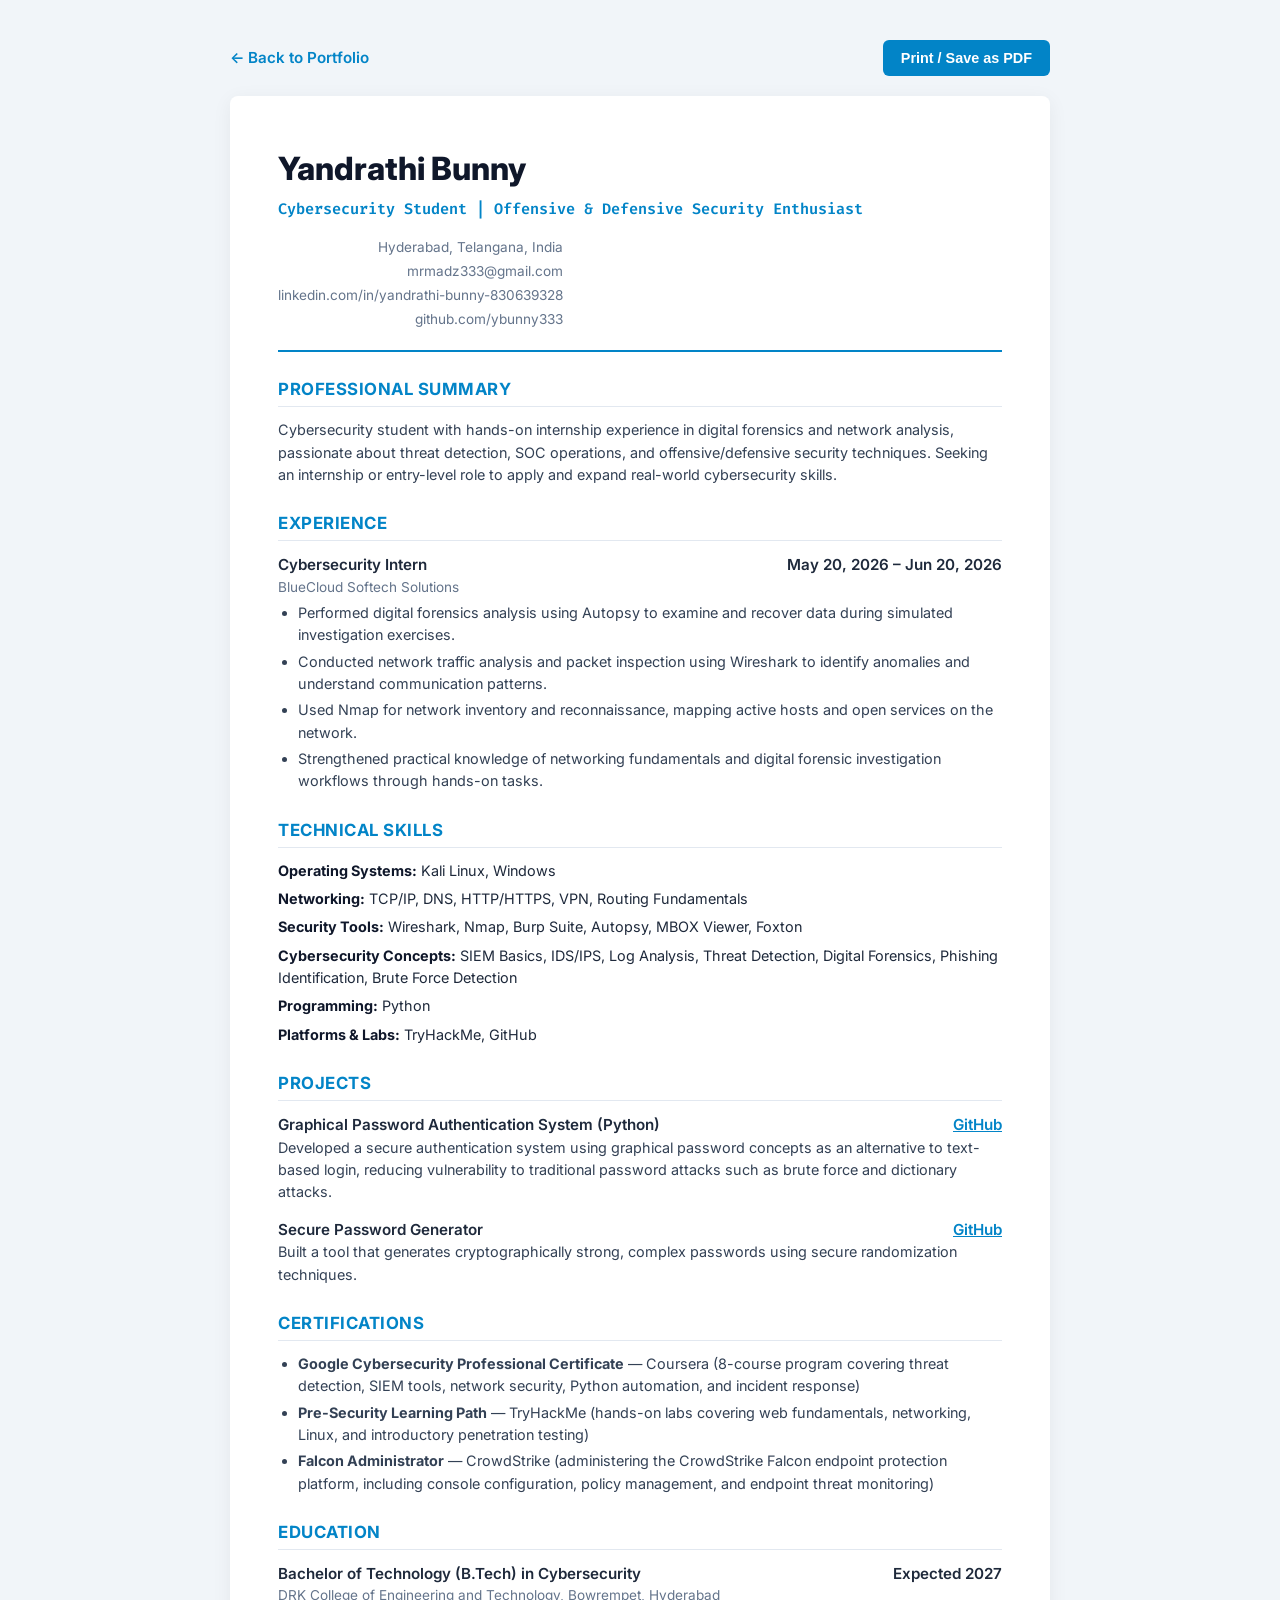
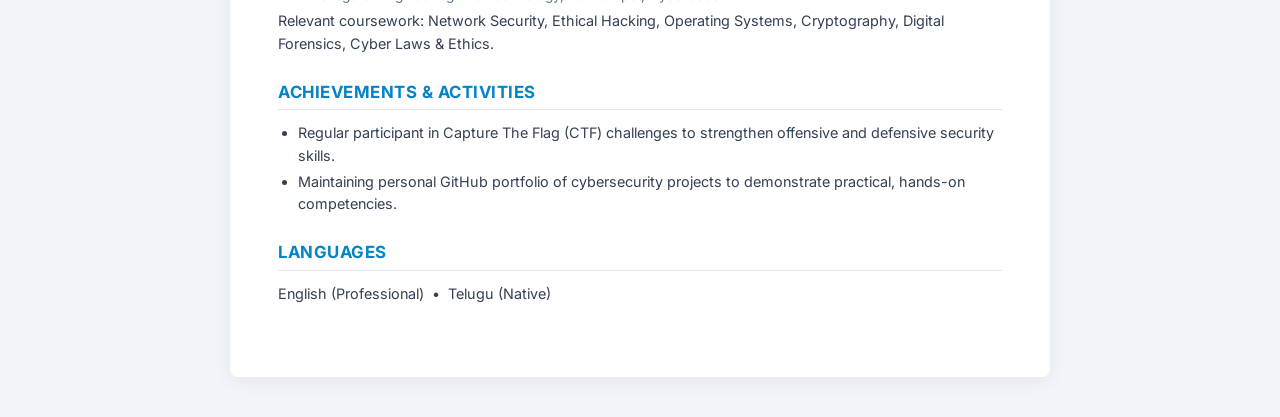
<file: resume.html>
<!DOCTYPE html>
<html lang="en">
<head>
  <meta charset="UTF-8">
  <meta name="viewport" content="width=device-width, initial-scale=1.0">
  <title>Yandrathi Bunny - Resume</title>
  <link rel="preconnect" href="https://fonts.googleapis.com">
  <link rel="preconnect" href="https://fonts.gstatic.com" crossorigin>
  <link href="https://fonts.googleapis.com/css2?family=Fira+Code:wght@400;600&family=Inter:wght@400;500;600;700&display=swap" rel="stylesheet">
  <style>
    :root {
      --primary: #0284c7;
      --text: #1e293b;
      --text-muted: #64748b;
      --border: #e2e8f0;
      --bg: #ffffff;
    }
    *, *::before, *::after {
      box-sizing: border-box;
      margin: 0;
      padding: 0;
    }
    body {
      font-family: 'Inter', -apple-system, BlinkMacSystemFont, sans-serif;
      color: var(--text);
      background-color: #f1f5f9;
      line-height: 1.55;
      padding: 40px 20px;
    }
    .resume-page {
      max-width: 820px;
      margin: 0 auto;
      background: var(--bg);
      padding: 48px;
      border-radius: 8px;
      box-shadow: 0 4px 20px rgba(0,0,0,0.06);
    }
    .print-bar {
      max-width: 820px;
      margin: 0 auto 20px auto;
      display: flex;
      justify-content: space-between;
      align-items: center;
    }
    .back-link {
      color: var(--primary);
      text-decoration: none;
      font-weight: 600;
      font-size: 0.95rem;
    }
    .print-btn {
      background: var(--primary);
      color: white;
      border: none;
      padding: 10px 18px;
      border-radius: 6px;
      font-weight: 600;
      cursor: pointer;
      font-size: 0.9rem;
    }
    .header {
      border-bottom: 2px solid var(--primary);
      padding-bottom: 20px;
      margin-bottom: 24px;
      display: flex;
      justify-content: space-between;
      align-items: flex-start;
      flex-wrap: wrap;
      gap: 16px;
    }
    .name {
      font-size: 2rem;
      font-weight: 800;
      color: #0f172a;
    }
    .title {
      font-family: 'Fira Code', monospace;
      color: var(--primary);
      font-size: 0.95rem;
      font-weight: 600;
      margin-top: 4px;
    }
    .contact-info {
      font-size: 0.85rem;
      color: var(--text-muted);
      text-align: right;
      display: flex;
      flex-direction: column;
      gap: 3px;
    }
    .contact-info a {
      color: inherit;
      text-decoration: none;
    }
    .contact-info a:hover {
      color: var(--primary);
    }
    .section {
      margin-bottom: 24px;
    }
    .section-title {
      font-size: 1.05rem;
      font-weight: 700;
      text-transform: uppercase;
      letter-spacing: 0.5px;
      color: var(--primary);
      border-bottom: 1px solid var(--border);
      padding-bottom: 4px;
      margin-bottom: 12px;
    }
    .entry {
      margin-bottom: 14px;
    }
    .entry-header {
      display: flex;
      justify-content: space-between;
      font-size: 0.95rem;
      font-weight: 600;
    }
    .entry-sub {
      font-size: 0.85rem;
      color: var(--text-muted);
      margin-bottom: 4px;
    }
    ul {
      list-style-type: disc;
      padding-left: 20px;
      font-size: 0.9rem;
      color: #334155;
    }
    li {
      margin-bottom: 4px;
    }
    p {
      font-size: 0.9rem;
      color: #334155;
    }
    .skills-line {
      font-size: 0.9rem;
      margin-bottom: 6px;
    }
    .skills-line strong {
      color: #0f172a;
    }
    @media print {
      body {
        background: transparent;
        padding: 0;
      }
      .resume-page {
        box-shadow: none;
        padding: 0;
      }
      .print-bar {
        display: none;
      }
    }
  </style>
</head>
<body>
  <div class="print-bar">
    <a href="index.html" class="back-link">← Back to Portfolio</a>
    <button onclick="window.print()" class="print-btn">Print / Save as PDF</button>
  </div>

  <div class="resume-page">
    <header class="header">
      <div>
        <h1 class="name">Yandrathi Bunny</h1>
        <div class="title">Cybersecurity Student | Offensive & Defensive Security Enthusiast</div>
      </div>
      <div class="contact-info">
        <div>Hyderabad, Telangana, India</div>
        <div><a href="mailto:mrmadz333@gmail.com">mrmadz333@gmail.com</a></div>
        <div><a href="https://www.linkedin.com/in/yandrathi-bunny-830639328/" target="_blank">linkedin.com/in/yandrathi-bunny-830639328</a></div>
        <div><a href="https://github.com/ybunny333" target="_blank">github.com/ybunny333</a></div>
      </div>
    </header>

    <section class="section">
      <h2 class="section-title">Professional Summary</h2>
      <p>
        Cybersecurity student with hands-on internship experience in digital forensics and network analysis, passionate about threat detection, SOC operations, and offensive/defensive security techniques. Seeking an internship or entry-level role to apply and expand real-world cybersecurity skills.
      </p>
    </section>

    <section class="section">
      <h2 class="section-title">Experience</h2>
      <div class="entry">
        <div class="entry-header">
          <span>Cybersecurity Intern</span>
          <span>May 20, 2026 – Jun 20, 2026</span>
        </div>
        <div class="entry-sub">BlueCloud Softech Solutions</div>
        <ul>
          <li>Performed digital forensics analysis using Autopsy to examine and recover data during simulated investigation exercises.</li>
          <li>Conducted network traffic analysis and packet inspection using Wireshark to identify anomalies and understand communication patterns.</li>
          <li>Used Nmap for network inventory and reconnaissance, mapping active hosts and open services on the network.</li>
          <li>Strengthened practical knowledge of networking fundamentals and digital forensic investigation workflows through hands-on tasks.</li>
        </ul>
      </div>
    </section>

    <section class="section">
      <h2 class="section-title">Technical Skills</h2>
      <div class="skills-line"><strong>Operating Systems:</strong> Kali Linux, Windows</div>
      <div class="skills-line"><strong>Networking:</strong> TCP/IP, DNS, HTTP/HTTPS, VPN, Routing Fundamentals</div>
      <div class="skills-line"><strong>Security Tools:</strong> Wireshark, Nmap, Burp Suite, Autopsy, MBOX Viewer, Foxton</div>
      <div class="skills-line"><strong>Cybersecurity Concepts:</strong> SIEM Basics, IDS/IPS, Log Analysis, Threat Detection, Digital Forensics, Phishing Identification, Brute Force Detection</div>
      <div class="skills-line"><strong>Programming:</strong> Python</div>
      <div class="skills-line"><strong>Platforms & Labs:</strong> TryHackMe, GitHub</div>
    </section>

    <section class="section">
      <h2 class="section-title">Projects</h2>
      <div class="entry">
        <div class="entry-header">
          <span>Graphical Password Authentication System (Python)</span>
          <span><a href="https://github.com/ybunny333/Graphical-Password-Authentication" target="_blank" style="color: var(--primary);">GitHub</a></span>
        </div>
        <p>Developed a secure authentication system using graphical password concepts as an alternative to text-based login, reducing vulnerability to traditional password attacks such as brute force and dictionary attacks.</p>
      </div>
      <div class="entry">
        <div class="entry-header">
          <span>Secure Password Generator</span>
          <span><a href="https://github.com/ybunny333/Secure_Password_Generator" target="_blank" style="color: var(--primary);">GitHub</a></span>
        </div>
        <p>Built a tool that generates cryptographically strong, complex passwords using secure randomization techniques.</p>
      </div>
    </section>

    <section class="section">
      <h2 class="section-title">Certifications</h2>
      <ul>
        <li><strong>Google Cybersecurity Professional Certificate</strong> — Coursera (8-course program covering threat detection, SIEM tools, network security, Python automation, and incident response)</li>
        <li><strong>Pre-Security Learning Path</strong> — TryHackMe (hands-on labs covering web fundamentals, networking, Linux, and introductory penetration testing)</li>
        <li><strong>Falcon Administrator</strong> — CrowdStrike (administering the CrowdStrike Falcon endpoint protection platform, including console configuration, policy management, and endpoint threat monitoring)</li>
      </ul>
    </section>

    <section class="section">
      <h2 class="section-title">Education</h2>
      <div class="entry">
        <div class="entry-header">
          <span>Bachelor of Technology (B.Tech) in Cybersecurity</span>
          <span>Expected 2027</span>
        </div>
        <div class="entry-sub">DRK College of Engineering and Technology, Bowrempet, Hyderabad</div>
        <p>Relevant coursework: Network Security, Ethical Hacking, Operating Systems, Cryptography, Digital Forensics, Cyber Laws & Ethics.</p>
      </div>
    </section>

    <section class="section">
      <h2 class="section-title">Achievements & Activities</h2>
      <ul>
        <li>Regular participant in Capture The Flag (CTF) challenges to strengthen offensive and defensive security skills.</li>
        <li>Maintaining personal GitHub portfolio of cybersecurity projects to demonstrate practical, hands-on competencies.</li>
      </ul>
    </section>

    <section class="section">
      <h2 class="section-title">Languages</h2>
      <p>English (Professional) &nbsp;•&nbsp; Telugu (Native)</p>
    </section>
  </div>
</body>
</html>
</file>
<file: style.css>
/* ==========================================================================
   YANDRATHI BUNNY - CYBERSECURITY PORTFOLIO STYLESHEET
   Aesthetics: Cyber / Terminal / Dark Navy / Neon Cyan & Matrix Green
   Author: Yandrathi Bunny
   ========================================================================== */

/* --- CSS Variables & Design Tokens --- */
:root {
  /* Dark Theme (Default) */
  --bg-primary: #070b14;
  --bg-secondary: #0b1120;
  --bg-card: rgba(15, 23, 42, 0.82);
  --bg-card-hover: rgba(20, 31, 56, 0.95);
  --bg-input: #080e1c;
  
  --border-color: rgba(0, 240, 255, 0.15);
  --border-subtle: rgba(255, 255, 255, 0.08);
  --border-highlight: #00f0ff;
  
  --accent-cyan: #00f0ff;
  --accent-cyan-rgb: 0, 240, 255;
  --accent-green: #00ff66;
  --accent-green-rgb: 0, 255, 102;
  --accent-purple: #a855f7;
  --accent-amber: #f59e0b;
  --accent-red: #ef4444;

  --text-primary: #f8fafc;
  --text-secondary: #94a3b8;
  --text-muted: #64748b;
  --text-accent: #00f0ff;

  --glow-cyan: 0 0 16px rgba(0, 240, 255, 0.35);
  --glow-green: 0 0 16px rgba(0, 255, 102, 0.3);
  --card-shadow: 0 8px 30px rgba(0, 0, 0, 0.45);

  --font-mono: 'Fira Code', 'JetBrains Mono', ui-monospace, SFMono-Regular, monospace;
  --font-sans: 'Inter', -apple-system, BlinkMacSystemFont, "Segoe UI", Roboto, sans-serif;

  --nav-height: 72px;
  --radius-sm: 4px;
  --radius-md: 8px;
  --radius-lg: 12px;
  --radius-pill: 9999px;

  --transition-fast: 0.18s ease;
  --transition-normal: 0.3s cubic-bezier(0.16, 1, 0.3, 1);
  --transition-theme: background-color 0.35s ease, color 0.35s ease, border-color 0.35s ease, box-shadow 0.35s ease;

  color-scheme: dark;
}

/* Light Theme Variables */
[data-theme="light"] {
  --bg-primary: #f8fafc;
  --bg-secondary: #f1f5f9;
  --bg-card: rgba(255, 255, 255, 0.95);
  --bg-card-hover: #ffffff;
  --bg-input: #ffffff;

  --border-color: #cbd5e1;
  --border-subtle: #e2e8f0;
  --border-highlight: #0284c7;

  --accent-cyan: #0284c7;
  --accent-cyan-rgb: 2, 132, 199;
  --accent-green: #059669;
  --accent-green-rgb: 5, 150, 105;
  --accent-purple: #7c3aed;
  --accent-amber: #d97706;
  --accent-red: #dc2626;

  --text-primary: #0f172a;
  --text-secondary: #334155;
  --text-muted: #64748b;
  --text-accent: #0284c7;

  --glow-cyan: 0 4px 18px rgba(2, 132, 199, 0.2);
  --glow-green: 0 4px 18px rgba(5, 150, 105, 0.18);
  --card-shadow: 0 8px 24px rgba(15, 23, 42, 0.08);

  color-scheme: light;
}

/* --- Base & Reset --- */
*, *::before, *::after {
  box-sizing: border-box;
  margin: 0;
  padding: 0;
}

html {
  scroll-behavior: smooth;
  scroll-padding-top: calc(var(--nav-height) + 16px);
}

body {
  font-family: var(--font-sans);
  background-color: var(--bg-primary);
  color: var(--text-primary);
  line-height: 1.65;
  min-height: 100vh;
  position: relative;
  overflow-x: hidden;
  transition: var(--transition-theme);
  -webkit-font-smoothing: antialiased;
}

/* Background Cyber Canvas */
#cyber-canvas {
  position: fixed;
  top: 0;
  left: 0;
  width: 100%;
  height: 100%;
  pointer-events: none;
  z-index: 0;
  opacity: 0.35;
}

[data-theme="light"] #cyber-canvas {
  opacity: 0.15;
}

/* Typography Defaults */
h1, h2, h3, h4, h5, h6 {
  font-family: var(--font-mono);
  color: var(--text-primary);
  line-height: 1.25;
  font-weight: 700;
}

p {
  color: var(--text-secondary);
  font-size: 1rem;
}

a {
  color: var(--accent-cyan);
  text-decoration: none;
  transition: color var(--transition-fast);
}

a:hover {
  color: var(--accent-green);
}

ul {
  list-style: none;
}

button, input, textarea {
  font-family: inherit;
  font-size: inherit;
}

/* Layout Utilities */
.container {
  width: 100%;
  max-width: 1180px;
  margin-left: auto;
  margin-right: auto;
  padding-left: 24px;
  padding-right: 24px;
  position: relative;
  z-index: 1;
}

.section {
  padding: 96px 0;
  position: relative;
  z-index: 1;
}

.bg-alt {
  background-color: var(--bg-secondary);
  border-top: 1px solid var(--border-subtle);
  border-bottom: 1px solid var(--border-subtle);
}

/* Section Header Component */
.section-header {
  margin-bottom: 48px;
}

.section-tag {
  display: inline-block;
  font-family: var(--font-mono);
  font-size: 0.85rem;
  font-weight: 600;
  color: var(--accent-cyan);
  letter-spacing: 1.5px;
  margin-bottom: 8px;
  text-transform: uppercase;
}

.section-title {
  font-size: clamp(1.8rem, 3.5vw, 2.4rem);
  font-weight: 700;
  letter-spacing: -0.5px;
  margin-bottom: 12px;
}

.section-line {
  width: 60px;
  height: 3px;
  background: linear-gradient(90deg, var(--accent-cyan), var(--accent-green));
  border-radius: 2px;
}

/* --- Cyber Card Component --- */
.cyber-card {
  background: var(--bg-card);
  backdrop-filter: blur(12px);
  -webkit-backdrop-filter: blur(12px);
  border: 1px solid var(--border-color);
  border-radius: var(--radius-md);
  padding: 28px;
  box-shadow: var(--card-shadow);
  transition: transform var(--transition-normal), border-color var(--transition-normal), box-shadow var(--transition-normal);
  position: relative;
  overflow: hidden;
}

.cyber-card:hover {
  border-color: var(--accent-cyan);
  box-shadow: var(--glow-cyan);
  transform: translateY(-3px);
}

/* Corner Cyber Decors */
.cyber-card::before {
  content: "";
  position: absolute;
  top: 0;
  left: 0;
  width: 8px;
  height: 8px;
  border-top: 2px solid var(--accent-cyan);
  border-left: 2px solid var(--accent-cyan);
  opacity: 0.8;
}

/* --- Buttons --- */
.btn {
  display: inline-flex;
  align-items: center;
  justify-content: center;
  gap: 10px;
  padding: 12px 22px;
  border-radius: var(--radius-sm);
  font-family: var(--font-mono);
  font-size: 0.9rem;
  font-weight: 600;
  cursor: pointer;
  transition: all var(--transition-normal);
  text-decoration: none;
  border: 1px solid transparent;
  white-space: nowrap;
  user-select: none;
  position: relative;
  z-index: 2;
}

.btn *,
.btn svg,
.btn span,
.icon-btn *,
.icon-btn svg {
  pointer-events: none !important;
}

.btn-primary-cyber {
  background: linear-gradient(135deg, rgba(var(--accent-cyan-rgb), 0.15), rgba(var(--accent-cyan-rgb), 0.3));
  border-color: var(--accent-cyan);
  color: var(--text-primary);
  box-shadow: 0 0 12px rgba(var(--accent-cyan-rgb), 0.2);
}

.btn-primary-cyber:hover {
  background: var(--accent-cyan);
  color: #050b14;
  box-shadow: var(--glow-cyan);
  transform: translateY(-2px);
}

.btn-secondary-cyber {
  background: rgba(var(--accent-green-rgb), 0.1);
  border-color: var(--accent-green);
  color: var(--text-primary);
}

.btn-secondary-cyber:hover {
  background: var(--accent-green);
  color: #050b14;
  box-shadow: var(--glow-green);
  transform: translateY(-2px);
}

.btn-outline-cyber {
  background: transparent;
  border-color: var(--border-color);
  color: var(--text-primary);
}

.btn-outline-cyber:hover {
  border-color: var(--accent-cyan);
  color: var(--accent-cyan);
  background: rgba(var(--accent-cyan-rgb), 0.08);
  transform: translateY(-2px);
}

.btn-sm {
  padding: 8px 14px;
  font-size: 0.82rem;
}

.btn-full {
  width: 100%;
}

.icon-btn {
  background: transparent;
  border: 1px solid var(--border-color);
  border-radius: var(--radius-sm);
  color: var(--text-primary);
  cursor: pointer;
  display: inline-flex;
  align-items: center;
  justify-content: center;
  padding: 8px;
  transition: all var(--transition-fast);
}

.icon-btn:hover {
  border-color: var(--accent-cyan);
  color: var(--accent-cyan);
  box-shadow: 0 0 10px rgba(var(--accent-cyan-rgb), 0.25);
}

/* ==========================================================================
   NAVBAR
   ========================================================================== */
.navbar-wrapper {
  position: sticky;
  top: 0;
  left: 0;
  width: 100%;
  height: var(--nav-height);
  background: rgba(7, 11, 20, 0.88);
  backdrop-filter: blur(14px);
  -webkit-backdrop-filter: blur(14px);
  border-bottom: 1px solid var(--border-color);
  z-index: 1000;
  transition: var(--transition-theme);
}

[data-theme="light"] .navbar-wrapper {
  background: rgba(248, 250, 252, 0.92);
}

.navbar {
  display: flex;
  align-items: center;
  justify-content: space-between;
  height: 100%;
}

.nav-brand {
  font-family: var(--font-mono);
  font-size: 1.25rem;
  font-weight: 700;
  color: var(--text-primary);
  display: inline-flex;
  align-items: center;
  gap: 2px;
}

.nav-brand .brand-bracket {
  color: var(--accent-cyan);
}

.nav-brand .brand-name {
  color: var(--text-primary);
}

.nav-brand .brand-cursor {
  color: var(--accent-green);
  animation: blink 1s step-end infinite;
}

.brand-status {
  width: 8px;
  height: 8px;
  background-color: var(--accent-green);
  border-radius: 50%;
  margin-left: 8px;
  box-shadow: 0 0 8px var(--accent-green);
  animation: pulse-dot 2s ease-in-out infinite;
}

.nav-links {
  display: flex;
  align-items: center;
  gap: 24px;
}

.nav-link {
  font-family: var(--font-mono);
  font-size: 0.88rem;
  color: var(--text-secondary);
  position: relative;
  padding: 6px 0;
  transition: color var(--transition-fast);
}

.nav-link::after {
  content: "";
  position: absolute;
  bottom: 0;
  left: 0;
  width: 0;
  height: 2px;
  background: var(--accent-cyan);
  transition: width var(--transition-normal);
}

.nav-link:hover,
.nav-link.active {
  color: var(--accent-cyan);
}

.nav-link:hover::after,
.nav-link.active::after {
  width: 100%;
}

.nav-actions {
  display: flex;
  align-items: center;
  gap: 12px;
}

.theme-toggle-btn {
  width: 40px;
  height: 40px;
  border-radius: var(--radius-sm);
  position: relative;
}

.theme-icon {
  transition: transform 0.4s ease, opacity 0.4s ease;
}

/* Dark mode: show Sun, hide Moon */
:root:not([data-theme="light"]) .sun-icon {
  display: block;
}
:root:not([data-theme="light"]) .moon-icon {
  display: none;
}

/* Light mode: show Moon, hide Sun */
[data-theme="light"] .sun-icon {
  display: none;
}
[data-theme="light"] .moon-icon {
  display: block;
}

.mobile-menu-btn {
  display: none;
  width: 40px;
  height: 40px;
  flex-direction: column;
  justify-content: center;
  gap: 5px;
  padding: 8px;
}

.hamburger-bar {
  width: 22px;
  height: 2px;
  background-color: var(--text-primary);
  transition: transform 0.3s ease, opacity 0.3s ease;
}

.mobile-menu-btn.open .hamburger-bar:nth-child(1) {
  transform: translateY(7px) rotate(45deg);
}

.mobile-menu-btn.open .hamburger-bar:nth-child(2) {
  opacity: 0;
}

.mobile-menu-btn.open .hamburger-bar:nth-child(3) {
  transform: translateY(-7px) rotate(-45deg);
}

/* ==========================================================================
   HERO SECTION
   ========================================================================== */
.hero-section {
  padding-top: 48px;
  padding-bottom: 80px;
  position: relative;
  z-index: 1;
}

.hero-terminal {
  background: var(--bg-card);
  border: 1px solid var(--border-color);
  border-radius: var(--radius-md);
  box-shadow: var(--card-shadow), var(--glow-cyan);
  overflow: hidden;
  margin-bottom: 40px;
}

.terminal-header {
  background: rgba(0, 0, 0, 0.4);
  padding: 12px 18px;
  display: flex;
  align-items: center;
  justify-content: space-between;
  border-bottom: 1px solid var(--border-color);
}

[data-theme="light"] .terminal-header {
  background: #e2e8f0;
}

.terminal-dots {
  display: flex;
  align-items: center;
  gap: 8px;
}

.dot {
  width: 12px;
  height: 12px;
  border-radius: 50%;
}

.dot-red { background-color: #ef4444; }
.dot-yellow { background-color: #f59e0b; }
.dot-green { background-color: #10b981; }

.terminal-title {
  font-family: var(--font-mono);
  font-size: 0.8rem;
  color: var(--text-muted);
}

.terminal-badge {
  font-family: var(--font-mono);
  font-size: 0.72rem;
  font-weight: 700;
  color: var(--accent-green);
  border: 1px solid rgba(var(--accent-green-rgb), 0.4);
  background: rgba(var(--accent-green-rgb), 0.1);
  padding: 2px 8px;
  border-radius: var(--radius-sm);
  letter-spacing: 1px;
}

.terminal-body {
  padding: 32px 36px;
}

.terminal-line {
  font-family: var(--font-mono);
  font-size: 0.95rem;
  color: var(--text-muted);
  margin-bottom: 8px;
}

.prompt-host {
  color: var(--accent-cyan);
}

.prompt-path {
  color: var(--accent-green);
}

.hero-name {
  font-size: clamp(2.4rem, 5.5vw, 4rem);
  font-weight: 800;
  letter-spacing: -1px;
  margin-bottom: 16px;
  background: linear-gradient(120deg, var(--text-primary) 30%, var(--accent-cyan) 90%);
  -webkit-background-clip: text;
  -webkit-text-fill-color: transparent;
}

.typewriter-container {
  display: flex;
  align-items: center;
  font-family: var(--font-mono);
  font-size: clamp(1.1rem, 2.5vw, 1.6rem);
  color: var(--accent-green);
  min-height: 40px;
  margin-bottom: 20px;
  font-weight: 600;
}

.typewriter-prefix {
  margin-right: 8px;
  color: var(--accent-cyan);
}

.typewriter-cursor {
  display: inline-block;
  color: var(--accent-cyan);
  animation: blink 0.8s step-end infinite;
  font-weight: 400;
}

.hero-tagline {
  font-size: 1.15rem;
  color: var(--text-secondary);
  max-width: 860px;
  line-height: 1.7;
  margin-bottom: 24px;
}

.hero-meta-grid {
  display: flex;
  flex-wrap: wrap;
  gap: 16px 28px;
  margin-bottom: 32px;
  padding: 16px 0;
  border-top: 1px dashed var(--border-subtle);
  border-bottom: 1px dashed var(--border-subtle);
}

.meta-item {
  display: flex;
  align-items: center;
  gap: 8px;
  font-family: var(--font-mono);
  font-size: 0.88rem;
  color: var(--text-secondary);
}

.hero-cta-group {
  display: flex;
  flex-wrap: wrap;
  align-items: center;
  gap: 16px;
  margin-bottom: 28px;
}

.hero-socials {
  display: flex;
  align-items: center;
  gap: 16px;
  flex-wrap: wrap;
}

.social-label {
  font-family: var(--font-mono);
  font-size: 0.78rem;
  color: var(--text-muted);
  letter-spacing: 1px;
}

.social-links-row {
  display: flex;
  align-items: center;
  gap: 10px;
}

.social-icon {
  width: 36px;
  height: 36px;
  border-radius: var(--radius-sm);
  background: rgba(255, 255, 255, 0.04);
  border: 1px solid var(--border-color);
  color: var(--text-secondary);
  display: inline-flex;
  align-items: center;
  justify-content: center;
  transition: all var(--transition-fast);
}

.social-icon:hover {
  color: var(--accent-cyan);
  border-color: var(--accent-cyan);
  background: rgba(var(--accent-cyan-rgb), 0.1);
  transform: translateY(-2px);
  box-shadow: 0 0 10px rgba(var(--accent-cyan-rgb), 0.25);
}

/* Telemetry Stats Bar */
.telemetry-bar {
  display: grid;
  grid-template-columns: repeat(auto-fit, minmax(220px, 1fr));
  gap: 18px;
}

.stat-card {
  background: var(--bg-card);
  border: 1px solid var(--border-color);
  border-radius: var(--radius-md);
  padding: 20px 24px;
  backdrop-filter: blur(8px);
  transition: all var(--transition-normal);
}

.stat-card:hover {
  border-color: var(--accent-green);
  box-shadow: var(--glow-green);
  transform: translateY(-2px);
}

.stat-value {
  font-family: var(--font-mono);
  font-size: 2rem;
  font-weight: 700;
  color: var(--accent-cyan);
  line-height: 1;
  margin-bottom: 6px;
}

.stat-label {
  font-size: 0.95rem;
  font-weight: 600;
  color: var(--text-primary);
  margin-bottom: 4px;
}

.stat-detail {
  font-size: 0.8rem;
  color: var(--text-muted);
  font-family: var(--font-mono);
}

/* ==========================================================================
   ABOUT SECTION
   ========================================================================== */
.about-grid {
  display: grid;
  grid-template-columns: 1.4fr 1fr;
  gap: 32px;
}

.about-card {
  display: flex;
  flex-direction: column;
  gap: 20px;
}

.card-status-strip {
  display: inline-flex;
  align-items: center;
  gap: 8px;
  font-family: var(--font-mono);
  font-size: 0.78rem;
  color: var(--accent-green);
  letter-spacing: 1px;
}

.pulse-indicator {
  width: 8px;
  height: 8px;
  background-color: var(--accent-green);
  border-radius: 50%;
  animation: pulse-dot 2s infinite;
}

.about-lead {
  font-size: 1.15rem;
  color: var(--text-primary);
}

.about-highlights-grid {
  display: grid;
  grid-template-columns: repeat(auto-fit, minmax(220px, 1fr));
  gap: 16px;
  margin-top: 12px;
}

.highlight-item {
  display: flex;
  gap: 12px;
  padding: 14px;
  background: rgba(255, 255, 255, 0.03);
  border: 1px solid var(--border-subtle);
  border-radius: var(--radius-sm);
}

[data-theme="light"] .highlight-item {
  background: #f8fafc;
}

.highlight-icon {
  font-size: 1.4rem;
  line-height: 1;
}

.highlight-info h4 {
  font-size: 0.92rem;
  margin-bottom: 4px;
  color: var(--text-primary);
}

.highlight-info p {
  font-size: 0.82rem;
  line-height: 1.45;
}

/* Specs Column */
.specs-card {
  padding: 0;
  display: flex;
  flex-direction: column;
}

.terminal-mini-bar {
  background: rgba(0, 0, 0, 0.4);
  padding: 10px 16px;
  border-bottom: 1px solid var(--border-color);
  font-family: var(--font-mono);
  font-size: 0.78rem;
  color: var(--text-muted);
  letter-spacing: 1px;
}

[data-theme="light"] .terminal-mini-bar {
  background: #e2e8f0;
}

.specs-content {
  padding: 20px 24px;
  display: flex;
  flex-direction: column;
  gap: 14px;
}

.spec-row {
  display: flex;
  justify-content: space-between;
  align-items: flex-start;
  font-family: var(--font-mono);
  font-size: 0.86rem;
  border-bottom: 1px dashed var(--border-subtle);
  padding-bottom: 10px;
}

.spec-row:last-child {
  border-bottom: none;
  padding-bottom: 0;
}

.spec-key {
  color: var(--text-muted);
}

.spec-val {
  color: var(--text-primary);
  text-align: right;
  font-weight: 500;
}

.spec-val.status-online {
  color: var(--accent-green);
}

.security-quote {
  margin: 16px 24px 24px;
  padding: 14px 18px;
  background: rgba(var(--accent-cyan-rgb), 0.05);
  border-left: 3px solid var(--accent-cyan);
  border-radius: 0 var(--radius-sm) var(--radius-sm) 0;
  font-style: italic;
  font-size: 0.86rem;
  color: var(--text-secondary);
}

/* ==========================================================================
   SKILLS SECTION
   ========================================================================== */

.skills-grid {
  display: grid;
  grid-template-columns: repeat(auto-fit, minmax(320px, 1fr));
  gap: 24px;
}

.skill-card {
  display: flex;
  flex-direction: column;
}

.skill-category-header {
  display: flex;
  align-items: center;
  gap: 12px;
  margin-bottom: 12px;
}

.skill-cat-icon {
  font-size: 1.4rem;
}

.skill-cat-title {
  font-size: 1.15rem;
}

.skill-cat-desc {
  font-size: 0.88rem;
  margin-bottom: 20px;
  line-height: 1.5;
}

.skill-tags {
  display: flex;
  flex-direction: column;
  gap: 10px;
  margin-top: auto;
}

.skill-tag-pill {
  display: flex;
  align-items: center;
  justify-content: space-between;
  padding: 8px 14px;
  background: rgba(255, 255, 255, 0.03);
  border: 1px solid var(--border-subtle);
  border-radius: var(--radius-sm);
  transition: border-color var(--transition-fast), background-color var(--transition-fast);
}

[data-theme="light"] .skill-tag-pill {
  background: #f8fafc;
}

.skill-tag-pill:hover {
  border-color: var(--accent-cyan);
  background: rgba(var(--accent-cyan-rgb), 0.06);
}

.tag-name {
  font-family: var(--font-mono);
  font-size: 0.88rem;
  font-weight: 600;
  color: var(--text-primary);
}

.tag-badge {
  font-family: var(--font-mono);
  font-size: 0.72rem;
  color: var(--accent-cyan);
  background: rgba(var(--accent-cyan-rgb), 0.1);
  padding: 3px 8px;
  border-radius: var(--radius-sm);
}

/* ==========================================================================
   PROJECTS SECTION
   ========================================================================== */
.projects-grid {
  display: grid;
  grid-template-columns: repeat(auto-fit, minmax(360px, 1fr));
  gap: 32px;
}

.project-card {
  display: flex;
  flex-direction: column;
  padding: 32px;
}

.project-header {
  display: flex;
  align-items: flex-start;
  justify-content: space-between;
  gap: 12px;
  margin-bottom: 16px;
}

.project-badges {
  display: flex;
  flex-wrap: wrap;
  gap: 6px;
}

.badge {
  font-family: var(--font-mono);
  font-size: 0.72rem;
  font-weight: 600;
  padding: 3px 8px;
  border-radius: var(--radius-sm);
  text-transform: uppercase;
  letter-spacing: 0.5px;
}

.badge-accent {
  background: rgba(var(--accent-cyan-rgb), 0.15);
  color: var(--accent-cyan);
  border: 1px solid rgba(var(--accent-cyan-rgb), 0.3);
}

.badge-sec {
  background: rgba(var(--accent-green-rgb), 0.15);
  color: var(--accent-green);
  border: 1px solid rgba(var(--accent-green-rgb), 0.3);
}

.badge-outline {
  border: 1px solid var(--border-color);
  color: var(--text-muted);
}

.project-external-link {
  color: var(--text-muted);
  transition: color var(--transition-fast), transform var(--transition-fast);
}

.project-external-link:hover {
  color: var(--accent-cyan);
  transform: translateY(-2px);
}

.project-title {
  font-size: 1.35rem;
  margin-bottom: 12px;
}

.project-description {
  font-size: 0.94rem;
  line-height: 1.6;
  margin-bottom: 18px;
}

.project-highlights {
  display: flex;
  flex-direction: column;
  gap: 8px;
  margin-bottom: 20px;
}

.highlight-bullet {
  display: flex;
  align-items: flex-start;
  gap: 8px;
  font-size: 0.86rem;
  color: var(--text-secondary);
}

.bullet-arrow {
  color: var(--accent-cyan);
  font-weight: bold;
}

.project-tech-stack {
  display: flex;
  flex-wrap: wrap;
  gap: 8px;
  margin-top: auto;
  margin-bottom: 24px;
}

.tech-chip {
  font-family: var(--font-mono);
  font-size: 0.75rem;
  padding: 4px 10px;
  background: rgba(255, 255, 255, 0.05);
  border: 1px solid var(--border-subtle);
  border-radius: var(--radius-sm);
  color: var(--text-secondary);
}

[data-theme="light"] .tech-chip {
  background: #f1f5f9;
}

.project-actions {
  display: flex;
  align-items: center;
  gap: 12px;
}

/* Embedded Live Password Generator */
.live-generator-widget {
  background: rgba(0, 0, 0, 0.35);
  border: 1px solid var(--border-color);
  border-radius: var(--radius-sm);
  padding: 16px;
  margin-bottom: 20px;
}

[data-theme="light"] .live-generator-widget {
  background: #f1f5f9;
}

.widget-title-bar {
  display: flex;
  justify-content: space-between;
  align-items: center;
  margin-bottom: 12px;
}

.widget-badge {
  font-family: var(--font-mono);
  font-size: 0.7rem;
  font-weight: 700;
  color: var(--accent-green);
  letter-spacing: 0.5px;
}

.entropy-label {
  font-family: var(--font-mono);
  font-size: 0.75rem;
  color: var(--accent-cyan);
}

.output-row {
  display: flex;
  gap: 8px;
  margin-bottom: 14px;
}

#demo-password-output {
  flex: 1;
  background: var(--bg-input);
  border: 1px solid var(--border-color);
  border-radius: var(--radius-sm);
  padding: 8px 12px;
  font-family: var(--font-mono);
  font-size: 0.95rem;
  color: var(--accent-cyan);
  font-weight: 600;
  outline: none;
}

.copy-btn {
  position: relative;
}

.copy-tooltip {
  position: absolute;
  top: -30px;
  left: 50%;
  transform: translateX(-50%);
  background: var(--accent-green);
  color: #050b14;
  font-family: var(--font-mono);
  font-size: 0.7rem;
  font-weight: 700;
  padding: 3px 6px;
  border-radius: var(--radius-sm);
  opacity: 0;
  pointer-events: none;
  transition: opacity 0.2s ease;
}

.copy-tooltip.show {
  opacity: 1;
}

.generator-controls {
  display: flex;
  flex-direction: column;
  gap: 12px;
}

.control-slider {
  display: flex;
  align-items: center;
  justify-content: space-between;
  font-family: var(--font-mono);
  font-size: 0.8rem;
  color: var(--text-secondary);
}

.control-slider input[type="range"] {
  width: 55%;
  accent-color: var(--accent-cyan);
  cursor: pointer;
}

.control-checkboxes {
  display: flex;
  gap: 14px;
  flex-wrap: wrap;
}

.custom-checkbox {
  display: flex;
  align-items: center;
  gap: 6px;
  font-size: 0.8rem;
  color: var(--text-secondary);
  cursor: pointer;
}

.custom-checkbox input[type="checkbox"] {
  accent-color: var(--accent-cyan);
  cursor: pointer;
}

.generator-controls #regenerate-btn {
  width: 100%;
  padding: 12px 18px;
  margin-top: 6px;
  font-size: 0.88rem;
  letter-spacing: 0.5px;
}

/* ==========================================================================
   EXPERIENCE SECTION (TIMELINE)
   ========================================================================== */
.timeline {
  position: relative;
  max-width: 860px;
  margin: 0 auto;
  padding-left: 36px;
}

.timeline::before {
  content: "";
  position: absolute;
  top: 10px;
  bottom: 10px;
  left: 11px;
  width: 2px;
  background: linear-gradient(180deg, var(--accent-cyan), var(--border-color));
}

.timeline-item {
  position: relative;
  margin-bottom: 40px;
}

.timeline-item:last-child {
  margin-bottom: 0;
}

.timeline-dot {
  position: absolute;
  top: 18px;
  left: -36px;
  width: 24px;
  height: 24px;
  border-radius: 50%;
  background: var(--bg-primary);
  border: 2px solid var(--accent-cyan);
  display: flex;
  align-items: center;
  justify-content: center;
  box-shadow: 0 0 10px rgba(var(--accent-cyan-rgb), 0.5);
}

.dot-inner {
  width: 8px;
  height: 8px;
  border-radius: 50%;
  background: var(--accent-green);
}

.timeline-header {
  display: flex;
  align-items: flex-start;
  justify-content: space-between;
  flex-wrap: wrap;
  gap: 12px;
  margin-bottom: 14px;
}

.timeline-role {
  font-size: 1.25rem;
  color: var(--text-primary);
}

.timeline-company {
  font-family: var(--font-mono);
  font-size: 0.95rem;
  color: var(--accent-cyan);
  font-weight: 600;
}

.timeline-duration-badge {
  font-family: var(--font-mono);
  font-size: 0.78rem;
  color: var(--accent-green);
  border: 1px solid rgba(var(--accent-green-rgb), 0.3);
  background: rgba(var(--accent-green-rgb), 0.1);
  padding: 4px 10px;
  border-radius: var(--radius-pill);
}

.timeline-description {
  font-size: 0.95rem;
  margin-bottom: 16px;
}

.timeline-tasks {
  display: flex;
  flex-direction: column;
  gap: 10px;
  margin-bottom: 20px;
}

.timeline-tasks li {
  display: flex;
  align-items: flex-start;
  gap: 10px;
  font-size: 0.9rem;
  color: var(--text-secondary);
}

.task-bullet {
  color: var(--accent-cyan);
}

.timeline-tags {
  display: flex;
  flex-wrap: wrap;
  gap: 8px;
}

.tag-small {
  font-family: var(--font-mono);
  font-size: 0.72rem;
  padding: 3px 8px;
  background: rgba(255, 255, 255, 0.04);
  border: 1px solid var(--border-subtle);
  border-radius: var(--radius-sm);
  color: var(--text-muted);
}

[data-theme="light"] .tag-small {
  background: #f1f5f9;
}

/* ==========================================================================
   CERTIFICATIONS & EDUCATION
   ========================================================================== */
.credentials-grid {
  display: grid;
  grid-template-columns: repeat(auto-fit, minmax(340px, 1fr));
  gap: 28px;
  margin-bottom: 48px;
}

.cert-card {
  display: flex;
  gap: 20px;
}

.cert-icon-wrapper {
  flex-shrink: 0;
  width: 52px;
  height: 52px;
  background: rgba(var(--accent-cyan-rgb), 0.1);
  border: 1px solid rgba(var(--accent-cyan-rgb), 0.3);
  border-radius: var(--radius-sm);
  display: flex;
  align-items: center;
  justify-content: center;
  color: var(--accent-cyan);
}

.cert-details {
  display: flex;
  flex-direction: column;
}

.cert-issuer {
  font-family: var(--font-mono);
  font-size: 0.75rem;
  color: var(--accent-green);
  text-transform: uppercase;
  letter-spacing: 1px;
  margin-bottom: 4px;
}

.cert-title {
  font-size: 1.15rem;
  margin-bottom: 10px;
}

.cert-desc {
  font-size: 0.88rem;
  line-height: 1.5;
  margin-bottom: 14px;
}

.cert-competencies {
  display: flex;
  flex-wrap: wrap;
  gap: 6px;
  margin-top: auto;
}

/* Education Block */
.education-block {
  margin-top: 24px;
}

.section-sub-header {
  margin-bottom: 20px;
}

.sub-title {
  font-size: 1.3rem;
  color: var(--text-primary);
}

.education-card {
  padding: 30px;
}

.edu-header {
  display: flex;
  align-items: flex-start;
  justify-content: space-between;
  flex-wrap: wrap;
  gap: 12px;
  margin-bottom: 14px;
}

.edu-degree {
  font-size: 1.25rem;
  color: var(--text-primary);
}

.edu-institution {
  font-family: var(--font-mono);
  font-size: 0.95rem;
  color: var(--accent-cyan);
}

.edu-badge {
  font-family: var(--font-mono);
  font-size: 0.78rem;
  color: var(--accent-green);
  border: 1px solid rgba(var(--accent-green-rgb), 0.3);
  background: rgba(var(--accent-green-rgb), 0.1);
  padding: 4px 10px;
  border-radius: var(--radius-pill);
}

.edu-summary {
  font-size: 0.95rem;
  margin-bottom: 18px;
}

.edu-highlights {
  display: flex;
  flex-wrap: wrap;
  gap: 8px;
}

.edu-course-tag {
  font-family: var(--font-mono);
  font-size: 0.78rem;
  padding: 4px 12px;
  background: rgba(255, 255, 255, 0.04);
  border: 1px solid var(--border-subtle);
  border-radius: var(--radius-sm);
  color: var(--text-secondary);
}

[data-theme="light"] .edu-course-tag {
  background: #f1f5f9;
}

/* ==========================================================================
   ACHIEVEMENTS SECTION
   ========================================================================== */
.achievements-grid {
  display: grid;
  grid-template-columns: repeat(auto-fit, minmax(340px, 1fr));
  gap: 28px;
}

.achievement-card {
  display: flex;
  gap: 20px;
  align-items: flex-start;
}

.achieve-icon {
  font-size: 2rem;
  line-height: 1;
}

.achieve-content {
  display: flex;
  flex-direction: column;
}

.achieve-title {
  font-size: 1.18rem;
  margin-bottom: 10px;
}

.achieve-desc {
  font-size: 0.9rem;
  line-height: 1.55;
  margin-bottom: 14px;
}

.achieve-stat {
  font-family: var(--font-mono);
  font-size: 0.8rem;
  color: var(--text-muted);
}

.stat-highlight {
  color: var(--accent-cyan);
  font-weight: 600;
}

.cyber-inline-link {
  color: var(--accent-green);
  text-decoration: underline;
}

/* ==========================================================================
   CONTACT SECTION
   ========================================================================== */
.contact-grid {
  display: grid;
  grid-template-columns: 1fr 1.25fr;
  gap: 32px;
}

.contact-card-title {
  font-size: 1.3rem;
  margin-bottom: 12px;
}

.contact-intro {
  font-size: 0.95rem;
  margin-bottom: 24px;
  line-height: 1.6;
}

.contact-methods {
  display: flex;
  flex-direction: column;
  gap: 16px;
}

.contact-item {
  display: flex;
  align-items: center;
  gap: 14px;
  padding: 12px 16px;
  background: rgba(255, 255, 255, 0.03);
  border: 1px solid var(--border-subtle);
  border-radius: var(--radius-sm);
  position: relative;
}

[data-theme="light"] .contact-item {
  background: #f8fafc;
}

.contact-icon {
  color: var(--accent-cyan);
  display: flex;
  align-items: center;
  justify-content: center;
}

.contact-meta {
  display: flex;
  flex-direction: column;
  flex: 1;
}

.method-label {
  font-family: var(--font-mono);
  font-size: 0.72rem;
  color: var(--text-muted);
  text-transform: uppercase;
  letter-spacing: 0.5px;
}

.method-val {
  font-family: var(--font-mono);
  font-size: 0.9rem;
  color: var(--text-primary);
  word-break: break-all;
}

.btn-copy-contact {
  background: transparent;
  border: 1px solid var(--border-subtle);
  color: var(--text-muted);
  padding: 6px;
  border-radius: var(--radius-sm);
  cursor: pointer;
  transition: all var(--transition-fast);
}

.btn-copy-contact:hover {
  border-color: var(--accent-cyan);
  color: var(--accent-cyan);
}

.contact-profiles-row {
  display: flex;
  flex-direction: column;
  gap: 10px;
  margin-top: 8px;
}

/* Contact Form */
.contact-form-card {
  padding: 0;
}

.cyber-form {
  padding: 28px;
  display: flex;
  flex-direction: column;
  gap: 20px;
}

.form-group {
  display: flex;
  flex-direction: column;
  gap: 6px;
}

.form-group label {
  font-family: var(--font-mono);
  font-size: 0.82rem;
  font-weight: 600;
  color: var(--text-secondary);
}

.form-group .req {
  color: var(--accent-cyan);
}

.form-group input,
.form-group textarea {
  background: var(--bg-input);
  border: 1px solid var(--border-color);
  border-radius: var(--radius-sm);
  padding: 12px 16px;
  color: var(--text-primary);
  font-size: 0.92rem;
  transition: border-color var(--transition-fast), box-shadow var(--transition-fast);
  outline: none;
}

.form-group input:focus,
.form-group textarea:focus {
  border-color: var(--accent-cyan);
  box-shadow: 0 0 10px rgba(var(--accent-cyan-rgb), 0.25);
}

.form-error-msg {
  display: none;
  font-family: var(--font-mono);
  font-size: 0.75rem;
  color: var(--accent-red);
}

.form-group.has-error .form-error-msg {
  display: block;
}

.form-group.has-error input,
.form-group.has-error textarea {
  border-color: var(--accent-red);
}

.form-feedback {
  display: none;
  padding: 12px 16px;
  border-radius: var(--radius-sm);
  font-family: var(--font-mono);
  font-size: 0.85rem;
}

.form-feedback.success {
  display: block;
  background: rgba(var(--accent-green-rgb), 0.15);
  border: 1px solid var(--accent-green);
  color: var(--accent-green);
}

.form-feedback.error {
  display: block;
  background: rgba(239, 68, 68, 0.15);
  border: 1px solid var(--accent-red);
  color: var(--accent-red);
}

/* ==========================================================================
   FOOTER
   ========================================================================== */
.footer {
  background: var(--bg-secondary);
  border-top: 1px solid var(--border-color);
  padding: 48px 0;
  position: relative;
  z-index: 1;
}

.footer-container {
  display: flex;
  align-items: center;
  justify-content: space-between;
  flex-wrap: wrap;
  gap: 24px;
}

.footer-brand {
  font-family: var(--font-mono);
  font-size: 1.1rem;
  font-weight: 700;
  color: var(--text-primary);
  margin-bottom: 6px;
}

.footer-tagline {
  font-size: 0.84rem;
  color: var(--text-muted);
}

.footer-socials {
  display: flex;
  gap: 10px;
}

.footer-right {
  text-align: right;
}

.copyright {
  font-size: 0.84rem;
  color: var(--text-secondary);
}

.crypto-note {
  font-family: var(--font-mono);
  font-size: 0.74rem;
  color: var(--text-muted);
}

/* Back to top button */
.back-to-top-btn {
  position: fixed;
  bottom: 28px;
  right: 28px;
  width: 44px;
  height: 44px;
  border-radius: var(--radius-sm);
  background: var(--bg-card);
  border: 1px solid var(--border-color);
  color: var(--accent-cyan);
  display: flex;
  align-items: center;
  justify-content: center;
  cursor: pointer;
  z-index: 99;
  opacity: 0;
  visibility: hidden;
  transition: all var(--transition-normal);
}

.back-to-top-btn.visible {
  opacity: 1;
  visibility: visible;
}

.back-to-top-btn:hover {
  border-color: var(--accent-cyan);
  box-shadow: var(--glow-cyan);
  transform: translateY(-3px);
}

/* ==========================================================================
   MODALS
   ========================================================================== */
.modal-overlay {
  position: fixed;
  top: 0;
  left: 0;
  width: 100%;
  height: 100%;
  background: rgba(4, 7, 14, 0.85);
  backdrop-filter: blur(8px);
  -webkit-backdrop-filter: blur(8px);
  display: flex;
  align-items: center;
  justify-content: center;
  padding: 20px;
  z-index: 2000;
  opacity: 0;
  visibility: hidden;
  pointer-events: none;
  transition: opacity 0.25s ease, visibility 0.25s ease;
}

.modal-overlay.open {
  opacity: 1;
  visibility: visible;
  pointer-events: auto;
}

.modal-container {
  width: 100%;
  max-width: 820px;
  max-height: 90vh;
  padding: 0;
  display: flex;
  flex-direction: column;
  overflow: hidden;
  transform: scale(0.95);
  transition: transform 0.25s cubic-bezier(0.16, 1, 0.3, 1);
}

.modal-overlay.open .modal-container {
  transform: scale(1);
}

.modal-header {
  background: rgba(0, 0, 0, 0.5);
  padding: 14px 20px;
  display: flex;
  align-items: center;
  justify-content: space-between;
  border-bottom: 1px solid var(--border-color);
}

[data-theme="light"] .modal-header {
  background: #e2e8f0;
}

.modal-title {
  font-size: 0.92rem;
  letter-spacing: 1px;
}

.modal-close-btn {
  font-size: 1.5rem;
  line-height: 1;
  border: none;
  background: transparent;
  padding: 4px;
}

.modal-body {
  padding: 24px;
  overflow-y: auto;
  font-size: 0.95rem;
  line-height: 1.6;
}

.modal-footer {
  padding: 16px 20px;
  background: rgba(0, 0, 0, 0.3);
  border-top: 1px solid var(--border-subtle);
  display: flex;
  justify-content: flex-end;
  gap: 12px;
}

[data-theme="light"] .modal-footer {
  background: #f1f5f9;
}

/* Resume Sheet Inside Modal */
.resume-preview-sheet {
  background: #ffffff;
  color: #111827;
  padding: 36px;
  border-radius: var(--radius-sm);
  font-family: var(--font-sans);
}

.resume-preview-sheet h1,
.resume-preview-sheet h2,
.resume-preview-sheet h3,
.resume-preview-sheet strong {
  color: #0f172a;
}

.resume-preview-sheet p {
  color: #374151;
  font-size: 0.9rem;
}

.resume-sheet-header {
  display: flex;
  justify-content: space-between;
  align-items: flex-start;
  flex-wrap: wrap;
  gap: 16px;
  border-bottom: 2px solid #0284c7;
  padding-bottom: 16px;
  margin-bottom: 20px;
}

.resume-name {
  font-size: 1.8rem;
  margin-bottom: 4px;
}

.resume-headline {
  font-family: var(--font-mono);
  font-size: 0.85rem;
  color: #0284c7 !important;
  font-weight: 600;
}

.resume-contact-meta {
  font-size: 0.8rem;
  display: flex;
  flex-direction: column;
  gap: 4px;
  color: #4b5563;
}

.resume-sheet-section {
  margin-bottom: 20px;
}

.resume-section-heading {
  font-size: 1.05rem;
  text-transform: uppercase;
  letter-spacing: 0.5px;
  border-bottom: 1px solid #e5e7eb;
  padding-bottom: 4px;
  margin-bottom: 10px;
  color: #0284c7;
}

.resume-entry {
  margin-bottom: 12px;
}

.entry-row {
  display: flex;
  justify-content: space-between;
  font-size: 0.9rem;
}

.entry-sub {
  font-size: 0.82rem;
  color: #4b5563;
  margin-bottom: 4px;
}

.resume-list {
  padding-left: 20px;
  list-style: disc;
  font-size: 0.88rem;
  color: #374151;
}

.resume-list li {
  margin-bottom: 4px;
}

.specs-box {
  background: rgba(255, 255, 255, 0.03);
  border: 1px solid var(--border-subtle);
  border-radius: var(--radius-sm);
  padding: 16px;
  margin-top: 14px;
}

.specs-box h5 {
  font-size: 0.95rem;
  margin-bottom: 8px;
  color: var(--accent-cyan);
}

.specs-box ul {
  list-style: disc;
  padding-left: 20px;
}

.specs-box li {
  margin-bottom: 8px;
  font-size: 0.88rem;
  color: var(--text-secondary);
}

/* ==========================================================================
   ANIMATIONS
   ========================================================================== */
@keyframes blink {
  0%, 100% { opacity: 1; }
  50% { opacity: 0; }
}

@keyframes pulse-dot {
  0%, 100% {
    transform: scale(1);
    opacity: 1;
  }
  50% {
    transform: scale(1.4);
    opacity: 0.7;
  }
}

@keyframes spin {
  0% { transform: rotate(0deg); }
  100% { transform: rotate(360deg); }
}

.spin-icon {
  animation: spin 0.8s linear infinite;
  display: inline-block;
}

.fade-in-section {
  opacity: 0;
  transform: translateY(24px);
  visibility: hidden;
  transition: opacity 0.6s cubic-bezier(0.16, 1, 0.3, 1), transform 0.6s cubic-bezier(0.16, 1, 0.3, 1);
  will-change: opacity, visibility;
}

.fade-in-section.is-visible {
  opacity: 1;
  transform: none;
  visibility: visible;
}

/* ==========================================================================
   RESPONSIVE DESIGN (MEDIA QUERIES)
   ========================================================================== */
@media (max-width: 992px) {
  .about-grid,
  .contact-grid {
    grid-template-columns: 1fr;
  }

  .nav-links {
    position: fixed;
    top: var(--nav-height);
    left: 0;
    width: 100%;
    background: var(--bg-card);
    backdrop-filter: blur(16px);
    -webkit-backdrop-filter: blur(16px);
    flex-direction: column;
    align-items: flex-start;
    padding: 24px;
    gap: 16px;
    border-bottom: 1px solid var(--border-color);
    box-shadow: 0 10px 30px rgba(0,0,0,0.5);
    transform: translateY(-150%);
    opacity: 0;
    pointer-events: none;
    transition: transform 0.35s ease, opacity 0.3s ease;
  }

  .nav-links.open {
    transform: translateY(0);
    opacity: 1;
    pointer-events: all;
  }

  .nav-link {
    font-size: 1.05rem;
    width: 100%;
  }

  .mobile-menu-btn {
    display: flex;
  }
}

@media (max-width: 768px) {
  .section {
    padding: 64px 0;
  }

  .terminal-body {
    padding: 24px 20px;
  }

  .hero-cta-group {
    flex-direction: column;
    align-items: stretch;
  }

  .hero-cta-group .btn {
    width: 100%;
  }

  .telemetry-bar {
    grid-template-columns: 1fr 1fr;
  }

  .footer-container {
    flex-direction: column;
    align-items: flex-start;
  }

  .footer-right {
    text-align: left;
  }

  .btn-nav-cta {
    display: none;
  }
}

@media (max-width: 480px) {
  .telemetry-bar {
    grid-template-columns: 1fr;
  }

  .skills-grid,
  .projects-grid,
  .credentials-grid,
  .achievements-grid {
    grid-template-columns: 1fr;
  }

  .timeline {
    padding-left: 28px;
  }

  .timeline-dot {
    left: -28px;
    width: 20px;
    height: 20px;
  }

  .resume-sheet-header {
    flex-direction: column;
  }
}

/* Print Stylesheet for Resume */
@media print {
  body * {
    visibility: hidden;
  }

  #resume-modal,
  #resume-modal * {
    visibility: visible;
  }

  #resume-modal {
    position: absolute;
    left: 0;
    top: 0;
    width: 100%;
    height: auto;
    background: transparent;
    padding: 0;
    display: block !important;
    opacity: 1 !important;
  }

  .modal-header,
  .modal-footer {
    display: none !important;
  }

  .modal-container {
    box-shadow: none;
    border: none;
    max-width: 100%;
  }

  .resume-preview-sheet {
    padding: 0;
    box-shadow: none;
  }
}


/* ==========================================================================
   FINAL CLICK-TARGET FIX
   ========================================================================== */

#cyber-canvas,
.cyber-card::before,
.nav-link::after,
.copy-tooltip {
  pointer-events: none !important;
}

.hero-cta-group,
.hero-socials,
.generator-controls,
.contact-profiles-row,
.cyber-form {
  position: relative;
  z-index: 50;
}

.hero-cta-group .btn,
.hero-socials .social-icon,
.generator-controls #regenerate-btn,
.contact-profiles-row .btn,
.contact-methods .btn-copy-contact,
.cyber-form input,
.cyber-form textarea,
.cyber-form #form-submit-btn,
.footer-socials .social-icon {
  position: relative;
  z-index: 100;
  pointer-events: auto !important;
  cursor: pointer;
}

.cyber-form input,
.cyber-form textarea {
  cursor: text;
}

.hero-cta-group .btn *,
.hero-socials .social-icon *,
.generator-controls #regenerate-btn *,
.contact-profiles-row .btn *,
.contact-methods .btn-copy-contact *,
.cyber-form #form-submit-btn *,
.footer-socials .social-icon * {
  pointer-events: none !important;
}
</file>
